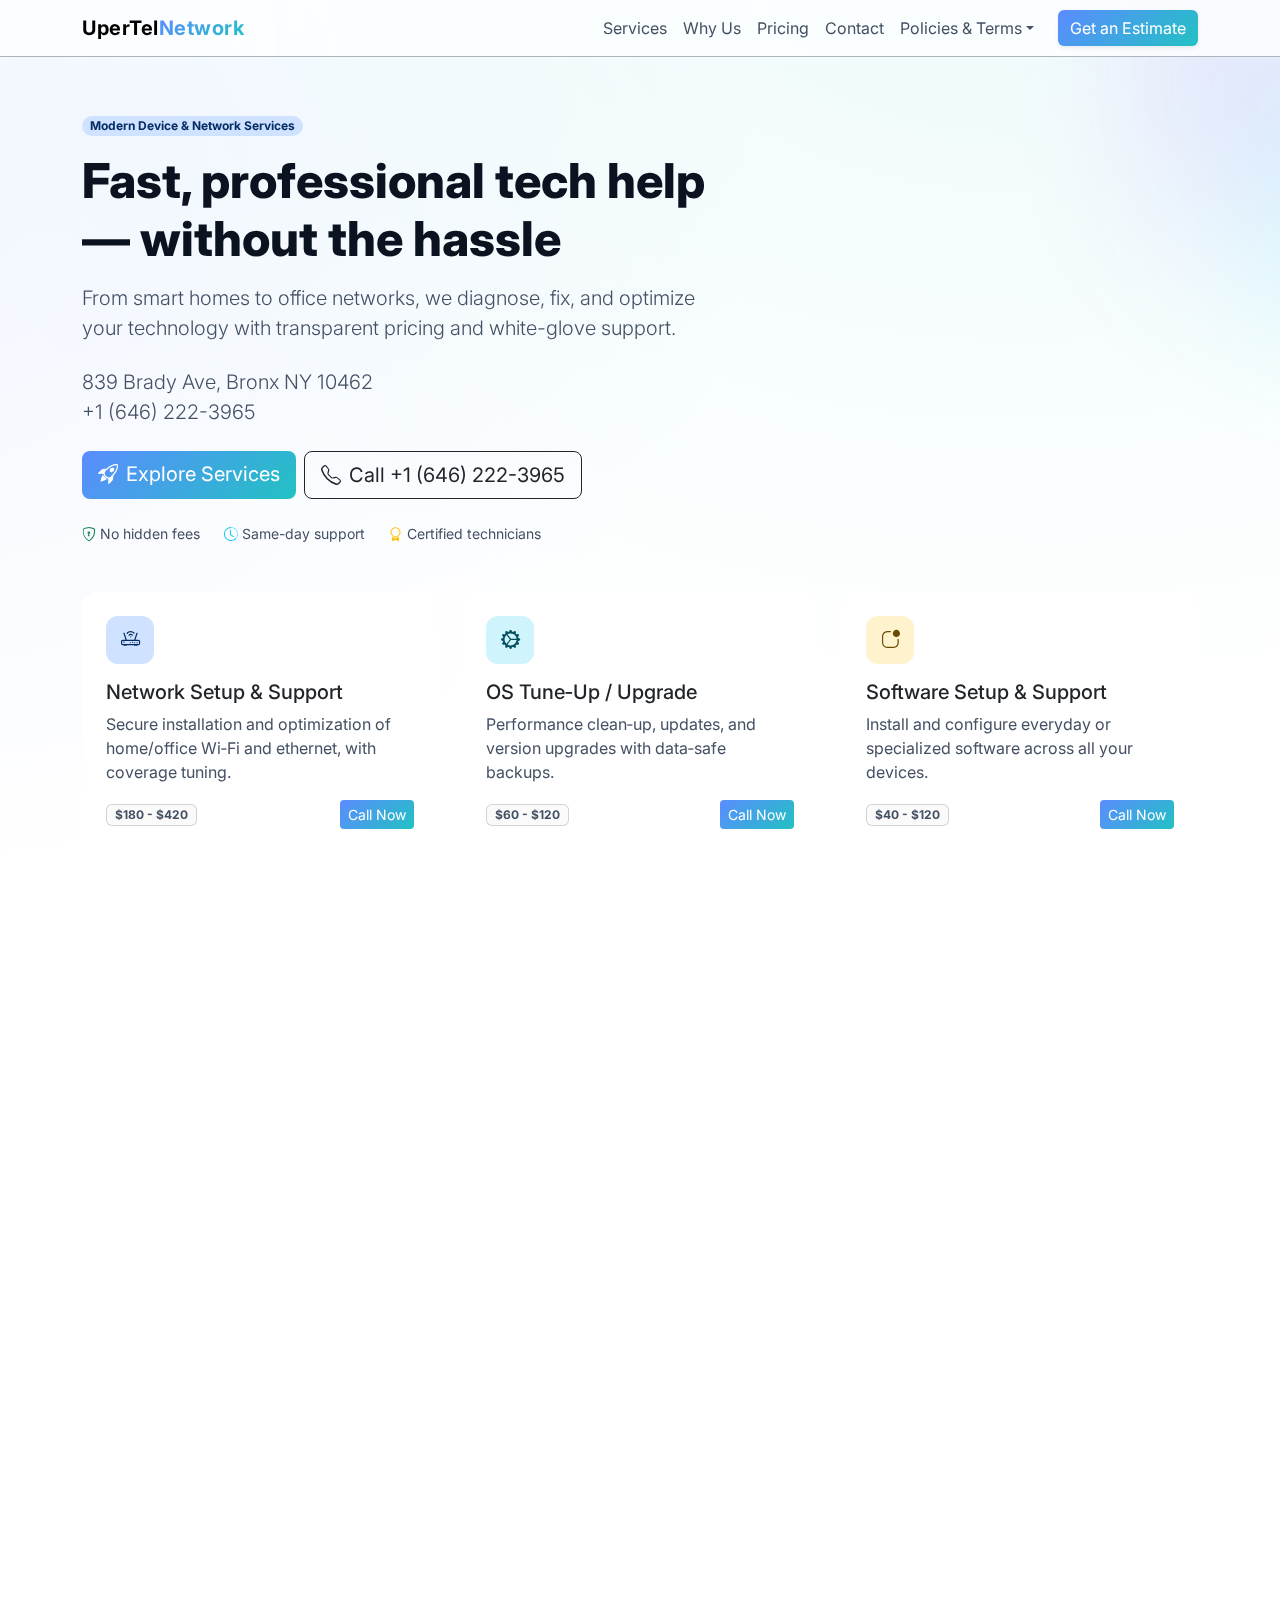
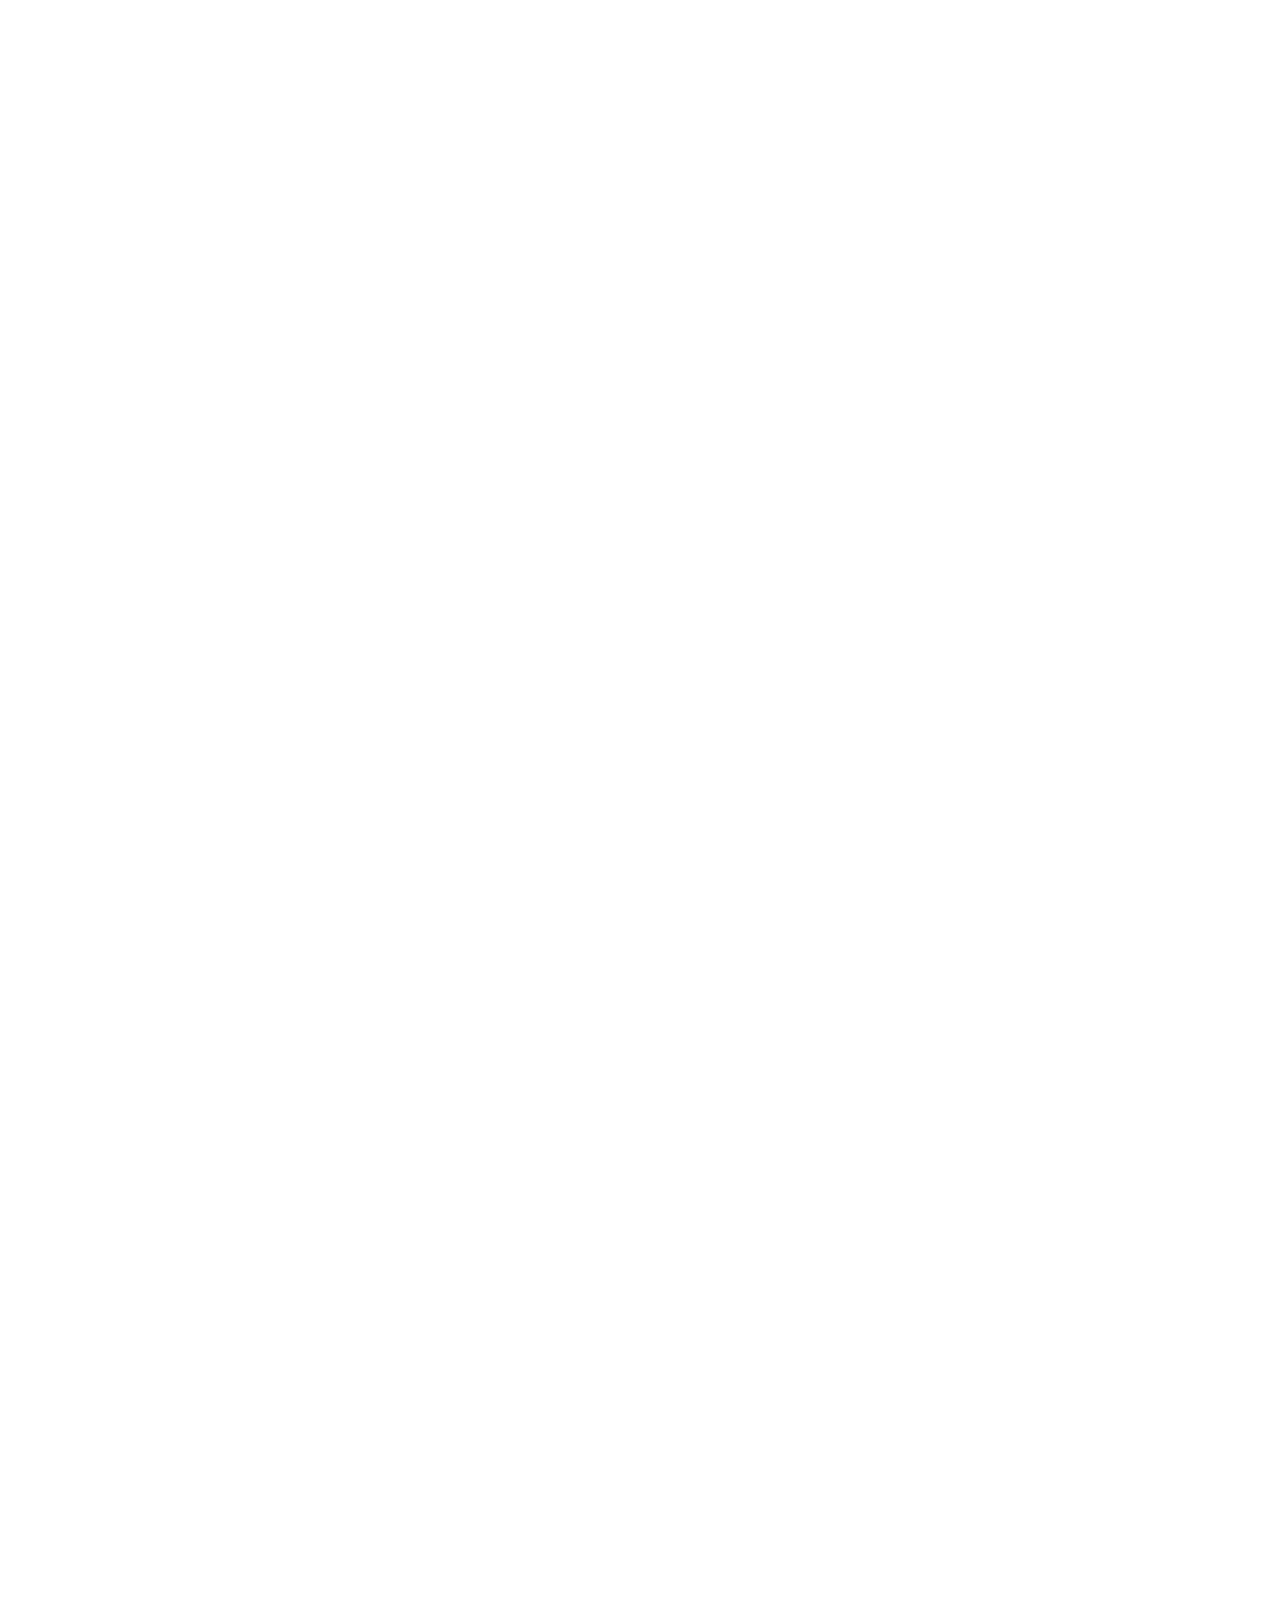
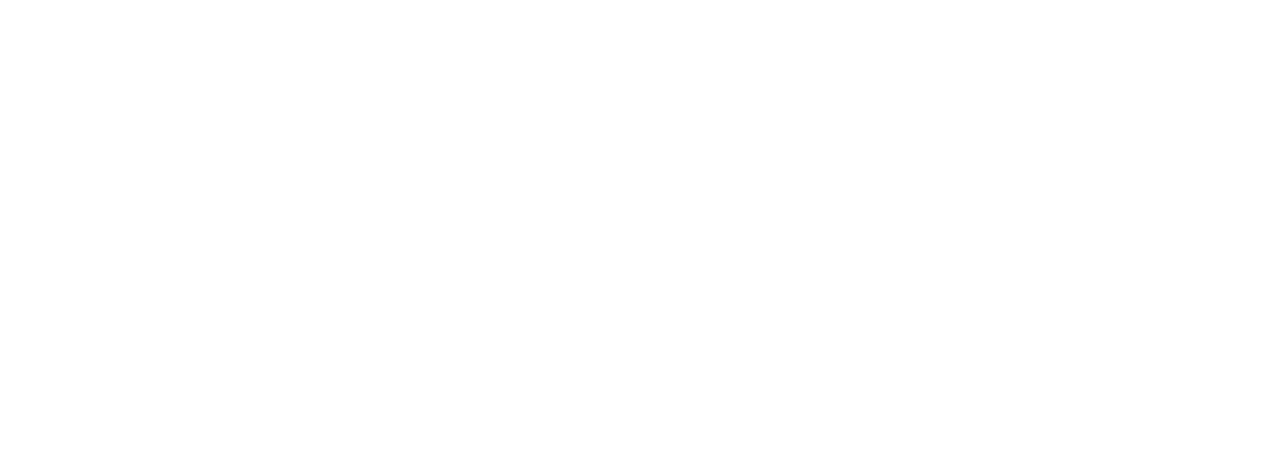
<file: index.html>
<!doctype html>
<html lang="en">
  <head>
    <meta charset="utf-8">
    <meta name="viewport" content="width=device-width, initial-scale=1">
    <title>UperTel Network — Modern Device & Network Services</title>
    <meta name="description" content="Fast, professional tech support for devices and networks. Diagnostics, setup, upgrades, MSP pricing, and more for homes and small businesses.">
    <link rel="canonical" href="https://www.example.com/">
    <meta name="robots" content="index, follow">
    <meta name="author" content="UperTel Network Inc.">
    <meta name="theme-color" content="#ffffff">
    <meta property="og:title" content="UperTel Network — Modern Device & Network Services">
    <meta property="og:description" content="Fast, professional tech support for devices and networks. Diagnostics, setup, upgrades, MSP pricing, and more.">
    <meta property="og:type" content="website">
    <meta property="og:url" content="https://www.example.com/">
    <meta property="og:image" content="/assets/og-image.jpg">
    <meta name="twitter:card" content="summary_large_image">
    <meta name="twitter:title" content="UperTel Network — Modern Device & Network Services">
    <meta name="twitter:description" content="Fast, professional tech support for homes and small businesses.">
    <meta name="twitter:image" content="/assets/og-image.jpg">

    <!-- Bootstrap 5.3 CSS -->
    <link href="https://cdn.jsdelivr.net/npm/bootstrap@5.3.3/dist/css/bootstrap.min.css" rel="stylesheet" integrity="sha384-QWTKZyjpPEjISv5WaRU9OFeRpok6YctnYmDr5pNlyT2bRjXh0JMhjY6hW+ALEwIH" crossorigin="anonymous">
    <!-- Bootstrap Icons -->
    <link href="https://cdn.jsdelivr.net/npm/bootstrap-icons@1.11.3/font/bootstrap-icons.css" rel="stylesheet">
    <!-- AOS Animate On Scroll CSS -->
    <link href="https://cdn.jsdelivr.net/npm/aos@2.3.4/dist/aos.css" rel="stylesheet">
    <!-- Custom Styles -->
    <link href="./assets/css/styles.css" rel="stylesheet">
    <link rel="preconnect" href="https://fonts.googleapis.com">
    <link rel="preconnect" href="https://fonts.gstatic.com" crossorigin>
    <link href="https://fonts.googleapis.com/css2?family=Inter:wght@300;400;600;700;800&display=swap" rel="stylesheet">
  </head>
  <body class="bg-body">

    <!-- Navbar -->
    <nav id="mainNav" class="navbar navbar-expand-lg navbar-light fixed-top bg-glass border-bottom border-dark-subtle">
      <div class="container">
        <a class="navbar-brand fw-bold letter-space-1" href="#home">UperTel<span class="text-gradient">Network</span></a>
        <button class="navbar-toggler" type="button" data-bs-toggle="collapse" data-bs-target="#navbarSupportedContent" aria-controls="navbarSupportedContent" aria-expanded="false" aria-label="Toggle navigation">
          <span class="navbar-toggler-icon"></span>
        </button>
        <div class="collapse navbar-collapse" id="navbarSupportedContent">
          <ul class="navbar-nav ms-auto mb-2 mb-lg-0">
            <li class="nav-item"><a class="nav-link" href="services.html">Services</a></li>
            <li class="nav-item"><a class="nav-link" href="why-us.html">Why Us</a></li>
            <li class="nav-item"><a class="nav-link" href="pricing.html">Pricing</a></li>
            <li class="nav-item"><a class="nav-link" href="contact.html">Contact</a></li>
            <li class="nav-item dropdown">
              <a class="nav-link dropdown-toggle" href="#" id="policiesDropdown" role="button" data-bs-toggle="dropdown" aria-expanded="false">Policies & Terms</a>
              <ul class="dropdown-menu dropdown-menu-end" aria-labelledby="policiesDropdown">
                <li><a class="dropdown-item" href="policies.html">Overview</a></li>
                <li><a class="dropdown-item" href="privacy.html">Privacy Policy</a></li>
                <li><a class="dropdown-item" href="refund.html">Return & Refund Policy</a></li>
                <li><a class="dropdown-item" href="terms.html">Terms & Conditions</a></li>
              </ul>
            </li>
            <li class="nav-item d-lg-none mt-2">
              <a class="btn btn-primary btn-gradient w-100" href="tel:+16462223965">Get an Estimate</a>
            </li>
          </ul>
          <div class="d-none d-lg-flex ms-lg-3">
            <a class="btn btn-primary btn-gradient shadow-sm" href="tel:+16462223965">Get an Estimate</a>
          </div>
        </div>
      </div>
    </nav>

    <!-- Hero -->
    <header id="home" class="position-relative overflow-hidden hero-section pt-7 pb-5">
      <div class="container position-relative">
        <div class="row align-items-center">
          <div class="col-12 col-lg-7" data-aos="fade-right" data-aos-duration="900">
            <span class="badge rounded-pill bg-primary-subtle text-primary-emphasis mb-3">Modern Device & Network Services</span>
            <h1 class="display-5 fw-extrabold mb-3">Fast, professional tech help — without the hassle</h1>
            <p class="lead text-secondary mb-4">From smart homes to office networks, we diagnose, fix, and optimize your technology with transparent pricing and white-glove support.</p>
            <p class="lead text-secondary mb-4">839 Brady Ave, Bronx NY 10462<br>+1 (646) 222-3965</p>
             <div class="d-flex gap-2 flex-wrap">
               <a href="tel:6462223965" class="btn btn-primary btn-gradient btn-lg"><i class="bi bi-rocket-takeoff me-2"></i>Explore Services</a>
               <a href="tel:6462223965" class="btn btn-outline-dark btn-lg"><i class="bi bi-telephone me-2"></i>Call +1 (646) 222-3965</a>
             </div>
            <div class="d-flex gap-4 mt-4 small text-secondary">
              <div><i class="bi bi-shield-lock me-1 text-success"></i>No hidden fees</div>
              <div><i class="bi bi-clock-history me-1 text-info"></i>Same-day support</div>
              <div><i class="bi bi-award me-1 text-warning"></i>Certified technicians</div>
            </div>
          </div>
          
        </div>
      </div>
      <div class="shape-blur"></div>
    </header>

    <!-- Services -->
    <main class="section-padding pt-0">
        <div class="container">
          <div class="row g-4">
            <div class="col-12 col-md-6 col-xl-4" data-aos="zoom-in">
              <div class="card h-100 card-hover border-0 bg-surface rounded-4 p-4">
                <div class="icon-box bg-primary-subtle text-primary-emphasis"><i class="bi bi-router"></i></div>
                <h2 class="h5 mt-3">Network Setup & Support</h2>
                <p class="text-secondary">Secure installation and optimization of home/office Wi‑Fi and ethernet, with coverage tuning.</p>
                <div class="mt-auto d-flex justify-content-between align-items-center"><span class="badge bg-outline">$180 - $420</span><a href="tel:+16462223965" class="btn btn-sm btn-primary btn-gradient">Call Now</a></div>
              </div>
            </div>
            <div class="col-12 col-md-6 col-xl-4" data-aos="zoom-in" data-aos-delay="50">
              <div class="card h-100 card-hover border-0 bg-surface rounded-4 p-4">
                <div class="icon-box bg-info-subtle text-info-emphasis"><i class="bi bi-gear-wide-connected"></i></div>
                <h2 class="h5 mt-3">OS Tune‑Up / Upgrade</h2>
                <p class="text-secondary">Performance clean‑up, updates, and version upgrades with data‑safe backups.</p>
                <div class="mt-auto d-flex justify-content-between align-items-center"><span class="badge bg-outline">$60 - $120</span><a href="tel:+16462223965" class="btn btn-sm btn-primary btn-gradient">Call Now</a></div>
              </div>
            </div>
            <div class="col-12 col-md-6 col-xl-4" data-aos="zoom-in" data-aos-delay="100">
              <div class="card h-100 card-hover border-0 bg-surface rounded-4 p-4">
                <div class="icon-box bg-warning-subtle text-warning-emphasis"><i class="bi bi-app-indicator"></i></div>
                <h2 class="h5 mt-3">Software Setup & Support</h2>
                <p class="text-secondary">Install and configure everyday or specialized software across all your devices.</p>
                <div class="mt-auto d-flex justify-content-between align-items-center"><span class="badge bg-outline">$40 - $120</span><a href="tel:+16462223965" class="btn btn-sm btn-primary btn-gradient">Call Now</a></div>
              </div>
            </div>
  
            <div class="col-12 col-md-6 col-xl-4" data-aos="zoom-in" data-aos-delay="150">
              <div class="card h-100 card-hover border-0 bg-surface rounded-4 p-4">
                <div class="icon-box bg-success-subtle text-success-emphasis"><i class="bi bi-cpu"></i></div>
                <h2 class="h5 mt-3">Device Diagnostic & OS Repair</h2>
                <p class="text-secondary">Pinpoint OS errors and restore stability for smoother, faster performance.</p>
                <div class="mt-auto d-flex justify-content-between align-items-center"><span class="badge bg-outline">$120 - $280</span><a href="tel:+16462223965" class="btn btn-sm btn-primary btn-gradient">Call Now</a></div>
              </div>
            </div>
            <div class="col-12 col-md-6 col-xl-4" data-aos="zoom-in" data-aos-delay="200">
              <div class="card h-100 card-hover border-0 bg-surface rounded-4 p-4">
                <div class="icon-box bg-secondary-subtle text-secondary-emphasis"><i class="bi bi-tools"></i></div>
                <h2 class="h5 mt-3">General Troubleshooting</h2>
                <p class="text-secondary">Rapid diagnosis for unexpected device, system, or software issues.</p>
                <div class="mt-auto d-flex justify-content-between align-items-center"><span class="badge bg-outline">$80 - $160</span><a href="tel:+16462223965" class="btn btn-sm btn-primary btn-gradient">Call Now</a></div>
              </div>
            </div>
            <div class="col-12 col-md-6 col-xl-4" data-aos="zoom-in" data-aos-delay="250">
              <div class="card h-100 card-hover border-0 bg-surface rounded-4 p-4">
                <div class="icon-box bg-warning-subtle text-warning-emphasis"><i class="bi bi-bug"></i></div>
                <h2 class="h5 mt-3">Software Troubleshooting</h2>
                <p class="text-secondary">Fix crashes, bugs, and configuration conflicts in apps and operating systems.</p>
                <div class="mt-auto d-flex justify-content-between align-items-center"><span class="badge bg-outline">$80 - $180</span><a href="tel:+16462223965" class="btn btn-sm btn-primary btn-gradient">Call Now</a></div>
              </div>
            </div>
  
            <div class="col-12 col-md-6 col-xl-4" data-aos="zoom-in">
              <div class="card h-100 card-hover border-0 bg-surface rounded-4 p-4">
                <div class="icon-box bg-primary-subtle text-primary-emphasis"><i class="bi bi-wifi"></i></div>
                <h2 class="h5 mt-3">Add Device to Network</h2>
                <p class="text-secondary">Seamlessly connect new devices to your current Wi‑Fi or wired network.</p>
                <div class="mt-auto d-flex justify-content-between align-items-center"><span class="badge bg-outline">$40 - $90</span><a href="tel:+16462223965" class="btn btn-sm btn-primary btn-gradient">Call Now</a></div>
              </div>
            </div>
            <div class="col-12 col-md-6 col-xl-4" data-aos="zoom-in" data-aos-delay="50">
              <div class="card h-100 card-hover border-0 bg-surface rounded-4 p-4">
                <div class="icon-box bg-success-subtle text-success-emphasis"><i class="bi bi-motherboard"></i></div>
                <h2 class="h5 mt-3">Device Diagnostic & Repair</h2>
                <p class="text-secondary">Hardware checks and component repairs that bring devices back to life.</p>
                <div class="mt-auto d-flex justify-content-between align-items-center"><span class="badge bg-outline">$130 - $320</span><a href="tel:+16462223965" class="btn btn-sm btn-primary btn-gradient">Call Now</a></div>
              </div>
            </div>
            <div class="col-12 col-md-6 col-xl-4" data-aos="zoom-in" data-aos-delay="100">
              <div class="card h-100 card-hover border-0 bg-surface rounded-4 p-4">
                <div class="icon-box bg-info-subtle text-info-emphasis"><i class="bi bi-mortarboard"></i></div>
                <h2 class="h5 mt-3">System & Device Tutorials</h2>
                <p class="text-secondary">One‑on‑one lessons to master your devices and everyday workflows.</p>
                <div class="mt-auto d-flex justify-content-between align-items-center"><span class="badge bg-outline">$35 - $85</span><a href="tel:+16462223965" class="btn btn-sm btn-primary btn-gradient">Call Now</a></div>
              </div>
            </div>
  
            <div class="col-12 col-md-6 col-xl-4" data-aos="zoom-in">
              <div class="card h-100 card-hover border-0 bg-surface rounded-4 p-4">
                <div class="icon-box bg-primary-subtle text-primary-emphasis"><i class="bi bi-diagram-3"></i></div>
                <h2 class="h5 mt-3">Network Overhaul</h2>
                <p class="text-secondary">Full redesign and upgrade for speed, reliability, and whole‑site coverage.</p>
                <div class="mt-auto d-flex justify-content-between align-items-center"><span class="badge bg-outline">$300 - $750</span><a href="tel:+16462223965" class="btn btn-sm btn-primary btn-gradient">Call Now</a></div>
              </div>
            </div>
            <div class="col-12 col-md-6 col-xl-4" data-aos="zoom-in" data-aos-delay="50">
              <div class="card h-100 card-hover border-0 bg-surface rounded-4 p-4">
                <div class="icon-box bg-secondary-subtle text-secondary-emphasis"><i class="bi bi-hdd-stack"></i></div>
                <h2 class="h5 mt-3">Storage Upgrade</h2>
                <p class="text-secondary">Upgrade to SSDs or expand capacity with careful cloning and testing.</p>
                <div class="mt-auto d-flex justify-content-between align-items-center"><span class="badge bg-outline">$70 - $260</span><a href="tel:+16462223965" class="btn btn-sm btn-primary btn-gradient">Call Now</a></div>
              </div>
            </div>
            <div class="col-12 col-md-6 col-xl-4" data-aos="zoom-in" data-aos-delay="100">
              <div class="card h-100 card-hover border-0 bg-surface rounded-4 p-4">
                <div class="icon-box bg-danger-subtle text-danger-emphasis"><i class="bi bi-shield-check"></i></div>
                <h2 class="h5 mt-3">Virus & Spyware Removal</h2>
                <p class="text-secondary">Thorough removal of malware and post‑incident hardening for security.</p>
                <div class="mt-auto d-flex justify-content-between align-items-center"><span class="badge bg-outline">$160 - $720</span><a href="tel:+16462223965" class="btn btn-sm btn-primary btn-gradient">Call Now</a></div>
              </div>
            </div>
          </div>
        </div>
      </main>

    <!-- Why Choose Us -->
    <section id="why" class="section-padding pt-0">
      <div class="container">
        <div class="row align-items-center g-5">
          <div class="col-12 col-lg-6" data-aos="fade-up">
            <h2 class="fw-bold">Why Choose Us</h2>
            <p class="text-secondary">Premium, human-centered support that makes technology simple and reliable.</p>
            <div class="d-grid gap-3">
              <div class="feature d-flex gap-3 align-items-start">
                <div class="feature-icon bg-glow text-success"><i class="bi bi-lightning-charge"></i></div>
                <div>
                  <h3 class="h6 mb-1">Fast & Efficient</h3>
                  <p class="mb-0 text-secondary">Lightning-fast service with expert diagnostics and fixes.</p>
                </div>
              </div>
              <div class="feature d-flex gap-3 align-items-start">
                <div class="feature-icon bg-glow text-info"><i class="bi bi-people"></i></div>
                <div>
                  <h3 class="h6 mb-1">Friendly & Clear</h3>
                  <p class="mb-0 text-secondary">No tech speak — just helpful answers and real options.</p>
                </div>
              </div>
              <div class="feature d-flex gap-3 align-items-start">
                <div class="feature-icon bg-glow text-warning"><i class="bi bi-shield-lock"></i></div>
                <div>
                  <h3 class="h6 mb-1">Transparent Pricing</h3>
                  <p class="mb-0 text-secondary">Flexible one-time services or fixed plans — no surprises.</p>
                </div>
              </div>
            </div>
          </div>
          <div class="col-12 col-lg-6" data-aos="fade-left">
            <div class="stats-grid">
              <div class="stat bg-surface rounded-4 p-4">
                <div class="display-6 fw-extrabold text-gradient">1K+</div>
                <div class="text-secondary">Devices optimized</div>
              </div>
              <div class="stat bg-surface rounded-4 p-4">
                <div class="display-6 fw-extrabold text-gradient">99.3%</div>
                <div class="text-secondary">Satisfaction rate</div>
              </div>
              <div class="stat bg-surface rounded-4 p-4">
                <div class="display-6 fw-extrabold text-gradient">24h</div>
                <div class="text-secondary">Avg. turnaround</div>
              </div>
              <div class="stat bg-surface rounded-4 p-4">
                <div class="display-6 fw-extrabold text-gradient">50+ </div>
                <div class="text-secondary">SMBs supported</div>
              </div>
            </div>
          </div>
        </div>
      </div>
    </section>

    <!-- Pricing -->
    <section id="pricing" class="section-padding">
      <div class="container">
        <div class="row mb-5" data-aos="fade-up">
          <div class="col-lg-8">
            <h2 class="fw-bold">MSP Pricing Model & Break/Fix</h2>
            <p class="text-secondary">Flexible and transparent options to match your needs.</p>
          </div>
        </div>
        <div class="row g-4">
          <div class="col-12 col-lg-4" data-aos="flip-left">
            <div class="pricing card-hover bg-surface h-100 rounded-4 p-4 border-0">
              <div class="d-flex align-items-center gap-2 mb-2">
                <i class="bi bi-cash-coin text-success"></i>
                <h3 class="h5 mb-0">Flat Rate</h3>
              </div>
              <p class="text-secondary">Comprehensive support at a predictable cadence. Best for ongoing care.</p>
              <ul class="list-unstyled small text-secondary d-grid gap-2">
                <li><i class="bi bi-check2 text-success me-2"></i>Monthly/quarterly/annual options</li>
                <li><i class="bi bi-check2 text-success me-2"></i>No hidden fees</li>
                <li><i class="bi bi-check2 text-success me-2"></i>Proactive monitoring</li>
              </ul>
              <a href="#contact" class="stretched-link link-underline">Get a quote</a>
            </div>
          </div>
          <div class="col-12 col-lg-4" data-aos="flip-left" data-aos-delay="75">
            <div class="pricing card-hover bg-surface h-100 rounded-4 p-4 border-0">
              <div class="d-flex align-items-center gap-2 mb-2">
                <i class="bi bi-pc-display-horizontal text-info"></i>
                <h3 class="h5 mb-0">Per Device</h3>
              </div>
              <p class="text-secondary">Billed per device with set monthly rates, typically $50 - $250.</p>
              <ul class="list-unstyled small text-secondary d-grid gap-2">
                <li><i class="bi bi-check2 text-success me-2"></i>Great for shared hardware</li>
                <li><i class="bi bi-check2 text-success me-2"></i>Predictable scaling</li>
                <li><i class="bi bi-check2 text-success me-2"></i>Server options available</li>
              </ul>
              <a href="#contact" class="stretched-link link-underline">See device tiers</a>
            </div>
          </div>
          <div class="col-12 col-lg-4" data-aos="flip-left" data-aos-delay="150">
            <div class="pricing card-hover bg-surface h-100 rounded-4 p-4 border-0 position-relative">
              <div class="badge badge-floating bg-primary">Popular</div>
              <div class="d-flex align-items-center gap-2 mb-2">
                <i class="bi bi-people text-warning"></i>
                <h3 class="h5 mb-0">Per User</h3>
              </div>
              <p class="text-secondary">Flat monthly rate per user, typically $70 - $250. Servers billed per SLA.</p>
              <ul class="list-unstyled small text-secondary d-grid gap-2">
                <li><i class="bi bi-check2 text-success me-2"></i>Ideal for multi-device users</li>
                <li><i class="bi bi-check2 text-success me-2"></i>Simplified billing</li>
                <li><i class="bi bi-check2 text-success me-2"></i>Clear SLAs</li>
              </ul>
              <a href="#contact" class="stretched-link link-underline">Compare plans</a>
            </div>
          </div>
        </div>
      </div>
    </section>

    <!-- Contact -->
    <section id="contact" class="section-padding pt-0">
      <div class="container">
        <div class="row g-4">
          <div class="col-12 col-lg-6" data-aos="fade-up">
            <div class="bg-surface rounded-4 p-4 p-md-5 h-100">
              <h2 class="fw-bold mb-3">Contact</h2>
               <p class="text-secondary">839 Brady Ave, Bronx NY 10462<br>+1 (646) 222-3965<br><a class="link-underline" href="tel:+16462223965">Call Now</a></p>
              <form class="row g-3 mt-2">
                <div class="col-12 col-md-6">
                  <label class="form-label">First name</label>
                  <input type="text" class="form-control bg-input" placeholder="First name">
                </div>
                <div class="col-12 col-md-6">
                  <label class="form-label">Last name</label>
                  <input type="text" class="form-control bg-input" placeholder="Last name">
                </div>
                <div class="col-12">
                  <label class="form-label">Email</label>
                  <input type="email" class="form-control bg-input" placeholder="you@example.com">
                </div>
                <div class="col-12">
                  <label class="form-label">How can we help?</label>
                  <textarea rows="4" class="form-control bg-input" placeholder="Describe your issue or request..."></textarea>
                </div>
                <div class="col-12">
                  <button type="submit" class="btn btn-primary btn-gradient">Send Message</button>
                </div>
              </form>
            </div>
          </div>
          <div class="col-12 col-lg-6" data-aos="fade-left">
            <div class="map-embed rounded-4 overflow-hidden h-100 bg-surface">
              <iframe title="Map" width="100%" height="100%" style="min-height: 380px; border:0;" loading="lazy" allowfullscreen referrerpolicy="no-referrer-when-downgrade" src="https://www.google.com/maps?q=839%20Brady%20Ave%2C%20Bronx%2C%20NY%2010462&output=embed"></iframe>
              </div>
          </div>
        </div>
      </div>
    </section>

    <!-- Footer -->
    <footer class="border-top border-dark-subtle mt-5 py-5">
      <div class="container small">
        <div class="row g-4">
          <div class="col-12 col-md-6 col-lg-3">
            <h5 class="fw-bold">UperTel Network Inc.</h5>
            <p class="text-secondary">Modern, hassle-free tech support for homes and small businesses.</p>
          </div>
          <div class="col-6 col-lg-2">
            <h6 class="text-secondary">Company</h6>
            <ul class="list-unstyled d-grid gap-2">
              <li><a class="link-underline" href="services.html">Services</a></li>
              <li><a class="link-underline" href="why-us.html">About</a></li>
              <li><a class="link-underline" href="pricing.html">Pricing</a></li>
              <li><a class="link-underline" href="contact.html">Contact</a></li>
            </ul>
          </div>
          <div class="col-6 col-lg-3">
            <h6 class="text-secondary">Policies & Terms</h6>
            <ul class="list-unstyled d-grid gap-2">
              <li><a class="link-underline" href="policies.html">Privacy Policy</a></li>
              <li><a class="link-underline" href="refund.html">Return & Refund Policy</a></li>
              <li><a class="link-underline" href="terms.html">Terms & Conditions</a></li>
            </ul>
          </div>
          <div class="col-12 col-lg-4">
            <h6 class="text-secondary">Subscribe to our newsletter</h6>
            <form class="d-flex gap-2 mt-2">
              <input type="email" class="form-control bg-input" placeholder="Email address">
              <button class="btn btn-primary btn-gradient" type="button">Submit</button>
            </form>
          </div>
        </div>
        <div class="d-flex flex-wrap justify-content-between align-items-center mt-4 pt-4 border-top border-dark-subtle">
          <div class="text-secondary">© <span id="year"></span> UperTel Network Inc. All rights reserved.</div>
          <div class="d-flex gap-3">
            <a class="text-secondary hover-text" href="#"><i class="bi bi-twitter-x"></i></a>
            <a class="text-secondary hover-text" href="#"><i class="bi bi-linkedin"></i></a>
            <a class="text-secondary hover-text" href="#"><i class="bi bi-facebook"></i></a>
          </div>
        </div>
      </div>
    </footer>

    <button id="backToTop" class="btn btn-primary btn-gradient back-to-top" aria-label="Back to top">
      <i class="bi bi-arrow-up"></i>
    </button>

    <!-- Scripts -->
    <script src="https://cdn.jsdelivr.net/npm/bootstrap@5.3.3/dist/js/bootstrap.bundle.min.js" integrity="sha384-YvpcrYf0tY3lHB60NNkmXc5s9fDVZLESaAA55NDzOxhy9GkcIdslK1eN7N6jIeHz" crossorigin="anonymous"></script>
    <script src="https://cdn.jsdelivr.net/npm/aos@2.3.4/dist/aos.js"></script>
    <script src="./assets/js/main.js"></script>
  </body>
  </html>
</file>
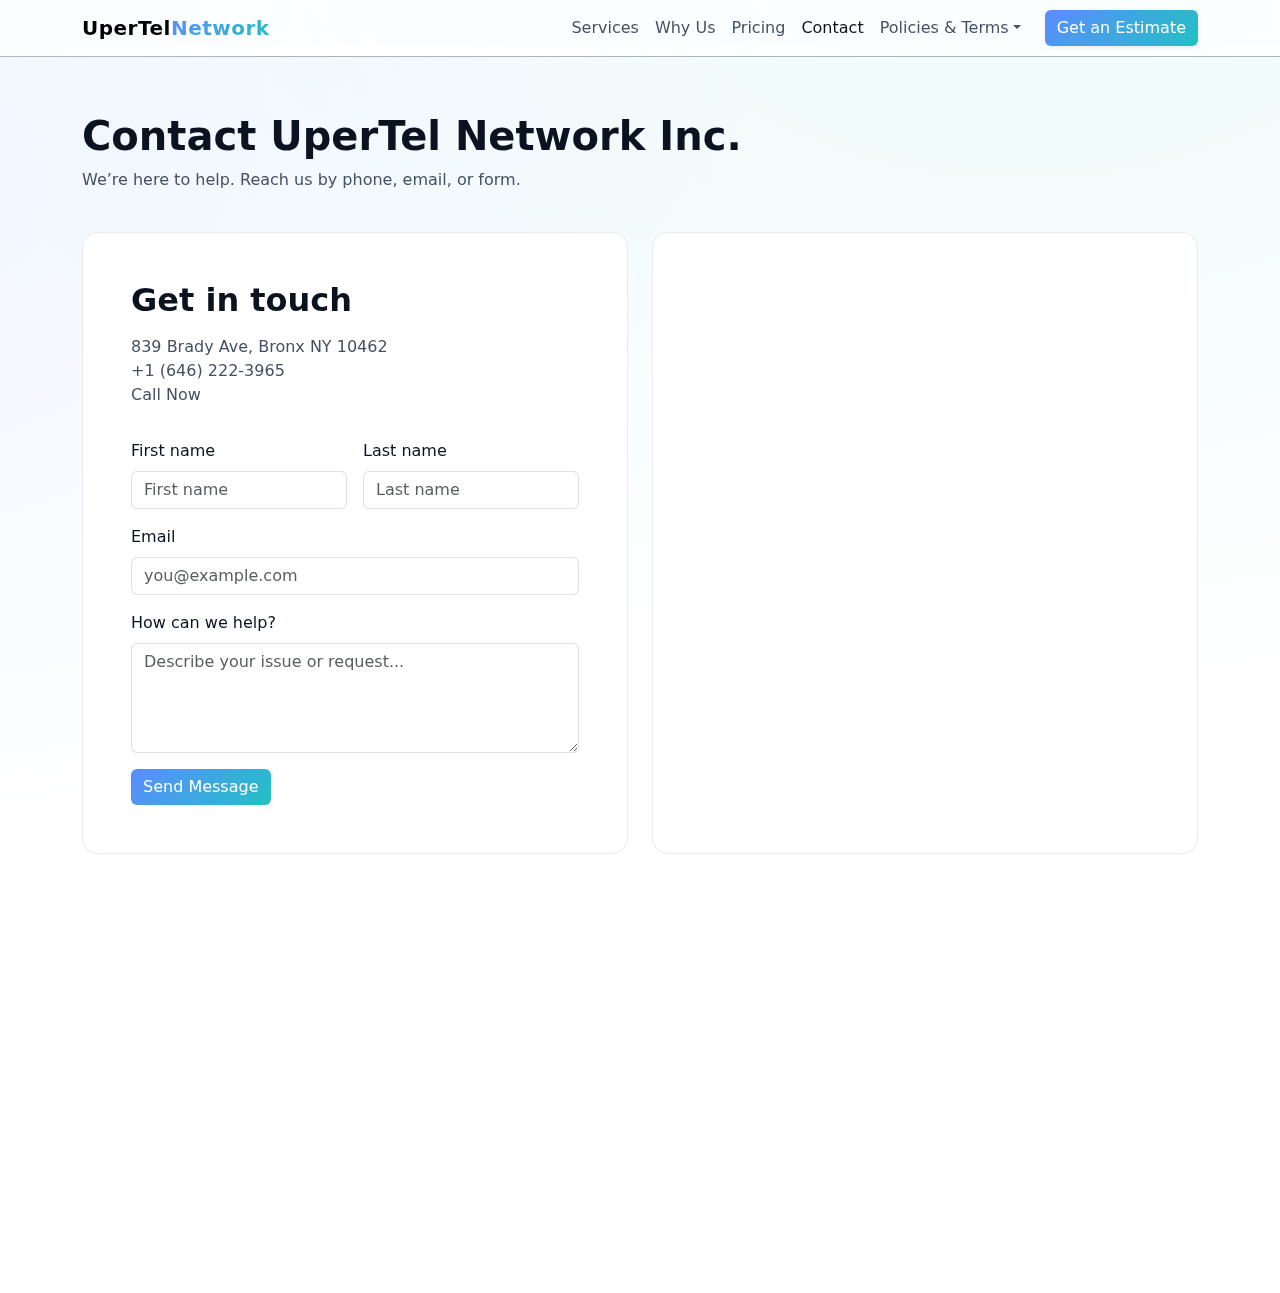
<file: contact.html>
<!doctype html>
<html lang="en">
  <head>
    <meta charset="utf-8">
    <meta name="viewport" content="width=device-width, initial-scale=1">
    <title>Contact — UperTel Network LLC</title>
    <meta name="description" content="Contact UperTel Network LLC for fast, professional tech support in Bronx, NY.">
    <link rel="canonical" href="https://www.example.com/contact.html">
    <meta name="robots" content="index, follow">
    <meta property="og:title" content="Contact — UperTel Network Inc.">
    <meta property="og:description" content="Reach our team for device and network support.">
    <meta property="og:type" content="website">
    <meta property="og:url" content="https://www.example.com/contact.html">
    <meta property="og:image" content="/assets/og-image.jpg">
    <link href="https://cdn.jsdelivr.net/npm/bootstrap@5.3.3/dist/css/bootstrap.min.css" rel="stylesheet">
    <link href="https://cdn.jsdelivr.net/npm/bootstrap-icons@1.11.3/font/bootstrap-icons.css" rel="stylesheet">
    <link href="https://cdn.jsdelivr.net/npm/aos@2.3.4/dist/aos.css" rel="stylesheet">
    <link href="./assets/css/styles.css" rel="stylesheet">
  </head>
  <body class="bg-body">
    <nav id="mainNav" class="navbar navbar-expand-lg navbar-light fixed-top bg-glass border-bottom border-dark-subtle">
      <div class="container">
        <a class="navbar-brand fw-bold letter-space-1" href="index.html">UperTel<span class="text-gradient">Network</span></a>
        <button class="navbar-toggler" type="button" data-bs-toggle="collapse" data-bs-target="#navbarSupportedContent"><span class="navbar-toggler-icon"></span></button>
        <div class="collapse navbar-collapse" id="navbarSupportedContent">
          <ul class="navbar-nav ms-auto mb-2 mb-lg-0">
            <li class="nav-item"><a class="nav-link" href="services.html">Services</a></li>
            <li class="nav-item"><a class="nav-link" href="why-us.html">Why Us</a></li>
            <li class="nav-item"><a class="nav-link" href="pricing.html">Pricing</a></li>
            <li class="nav-item"><a class="nav-link active" href="contact.html">Contact</a></li>
            <li class="nav-item dropdown">
              <a class="nav-link dropdown-toggle" href="#" id="policiesDropdown" role="button" data-bs-toggle="dropdown" aria-expanded="false">Policies & Terms</a>
              <ul class="dropdown-menu dropdown-menu-end" aria-labelledby="policiesDropdown">
                <li><a class="dropdown-item" href="policies.html">Overview</a></li>
                <li><a class="dropdown-item" href="privacy.html">Privacy Policy</a></li>
                <li><a class="dropdown-item" href="refund.html">Return & Refund Policy</a></li>
                <li><a class="dropdown-item" href="terms.html">Terms & Conditions</a></li>
              </ul>
            </li>
            <li class="nav-item d-lg-none mt-2">
              <a class="btn btn-primary btn-gradient w-100" href="tel:+16462223965">Get an Estimate</a>
            </li>
          </ul>
          <div class="d-none d-lg-flex ms-lg-3">
            <a class="btn btn-primary btn-gradient shadow-sm" href="tel:+16462223965">Get an Estimate</a>
          </div>
        </div>
      </div>
    </nav>

    <header class="pt-7 pb-4">
      <div class="container">
        <h1 class="fw-extrabold mb-2">Contact UperTel Network Inc.</h1>
        <p class="text-secondary">We’re here to help. Reach us by phone, email, or form.</p>
      </div>
    </header>

    <main class="section-padding pt-0">
      <div class="container">
        <div class="row g-4">
          <div class="col-12 col-lg-6" data-aos="fade-up">
            <div class="bg-surface rounded-4 p-4 p-md-5 h-100">
              <h2 class="fw-bold mb-3">Get in touch</h2>
              <p class="text-secondary">839 Brady Ave, Bronx NY 10462<br>+1 (646) 222-3965<br><a class="link-underline" href="tel:+16462223965">Call Now</a></p>
              <form class="row g-3 mt-2">
                <div class="col-12 col-md-6">
                  <label class="form-label">First name</label>
                  <input type="text" class="form-control bg-input" placeholder="First name">
                </div>
                <div class="col-12 col-md-6">
                  <label class="form-label">Last name</label>
                  <input type="text" class="form-control bg-input" placeholder="Last name">
                </div>
                <div class="col-12">
                  <label class="form-label">Email</label>
                  <input type="email" class="form-control bg-input" placeholder="you@example.com">
                </div>
                <div class="col-12">
                  <label class="form-label">How can we help?</label>
                  <textarea rows="4" class="form-control bg-input" placeholder="Describe your issue or request..."></textarea>
                </div>
                <div class="col-12">
                  <button type="submit" class="btn btn-primary btn-gradient">Send Message</button>
                </div>
              </form>
            </div>
          </div>
          <div class="col-12 col-lg-6" data-aos="fade-left">
            <div class="map-embed rounded-4 overflow-hidden h-100 bg-surface">
            <iframe title="Map" width="100%" height="100%" style="min-height: 380px; border:0;" loading="lazy" allowfullscreen referrerpolicy="no-referrer-when-downgrade" src="https://www.google.com/maps?q=839%20Brady%20Ave%2C%20Bronx%2C%20NY%2010462&output=embed"></iframe>
            </div>
          </div>
        </div>
      </div>
    </main>
<!-- Footer -->
<footer class="border-top border-dark-subtle mt-5 py-5">
  <div class="container small">
    <div class="row g-4">
      <div class="col-12 col-md-6 col-lg-3">
        <h5 class="fw-bold">UperTel Network Inc.</h5>
        <p class="text-secondary">Modern, hassle-free tech support for homes and small businesses.</p>
      </div>
      <div class="col-6 col-lg-2">
        <h6 class="text-secondary">Company</h6>
        <ul class="list-unstyled d-grid gap-2">
          <li><a class="link-underline" href="services.html">Services</a></li>
          <li><a class="link-underline" href="why-us.html">About</a></li>
          <li><a class="link-underline" href="pricing.html">Pricing</a></li>
          <li><a class="link-underline" href="contact.html">Contact</a></li>
        </ul>
      </div>
      <div class="col-6 col-lg-3">
        <h6 class="text-secondary">Policies & Terms</h6>
        <ul class="list-unstyled d-grid gap-2">
          <li><a class="link-underline" href="pricing.html">Privacy Policy</a></li>
          <li><a class="link-underline" href="refund.html">Return & Refund Policy</a></li>
          <li><a class="link-underline" href="terms.html">Terms & Conditions</a></li>
        </ul>
      </div>
      <div class="col-12 col-lg-4">
        <h6 class="text-secondary">Subscribe to our newsletter</h6>
        <form class="d-flex gap-2 mt-2">
          <input type="email" class="form-control bg-input" placeholder="Email address">
          <button class="btn btn-primary btn-gradient" type="button">Submit</button>
        </form>
      </div>
    </div>
    <div class="d-flex flex-wrap justify-content-between align-items-center mt-4 pt-4 border-top border-dark-subtle">
      <div class="text-secondary">© <span id="year"></span> UperTel Network Inc. All rights reserved.</div>
      <div class="d-flex gap-3">
        <a class="text-secondary hover-text" href="#"><i class="bi bi-twitter-x"></i></a>
        <a class="text-secondary hover-text" href="#"><i class="bi bi-linkedin"></i></a>
        <a class="text-secondary hover-text" href="#"><i class="bi bi-facebook"></i></a>
      </div>
    </div>
  </div>
</footer>

    <script src="https://cdn.jsdelivr.net/npm/bootstrap@5.3.3/dist/js/bootstrap.bundle.min.js"></script>
    <script src="https://cdn.jsdelivr.net/npm/aos@2.3.4/dist/aos.js"></script>
    <script src="./assets/js/main.js"></script>
    <script type="application/ld+json">
    {
      "@context": "https://schema.org",
      "@type": "LocalBusiness",
      "name": "UperTel Network Inc.",
      "image": "/assets/og-image.jpg",
      "telephone": "+1-646-222-3965",
      "address": {
        "@type": "PostalAddress",
        "streetAddress": "839 Brady Ave",
        "addressLocality": "Bronx",
        "addressRegion": "NY",
        "postalCode": "10462",
        "addressCountry": "US"
      }
    }
    </script>
  </body>
  </html>
</file>
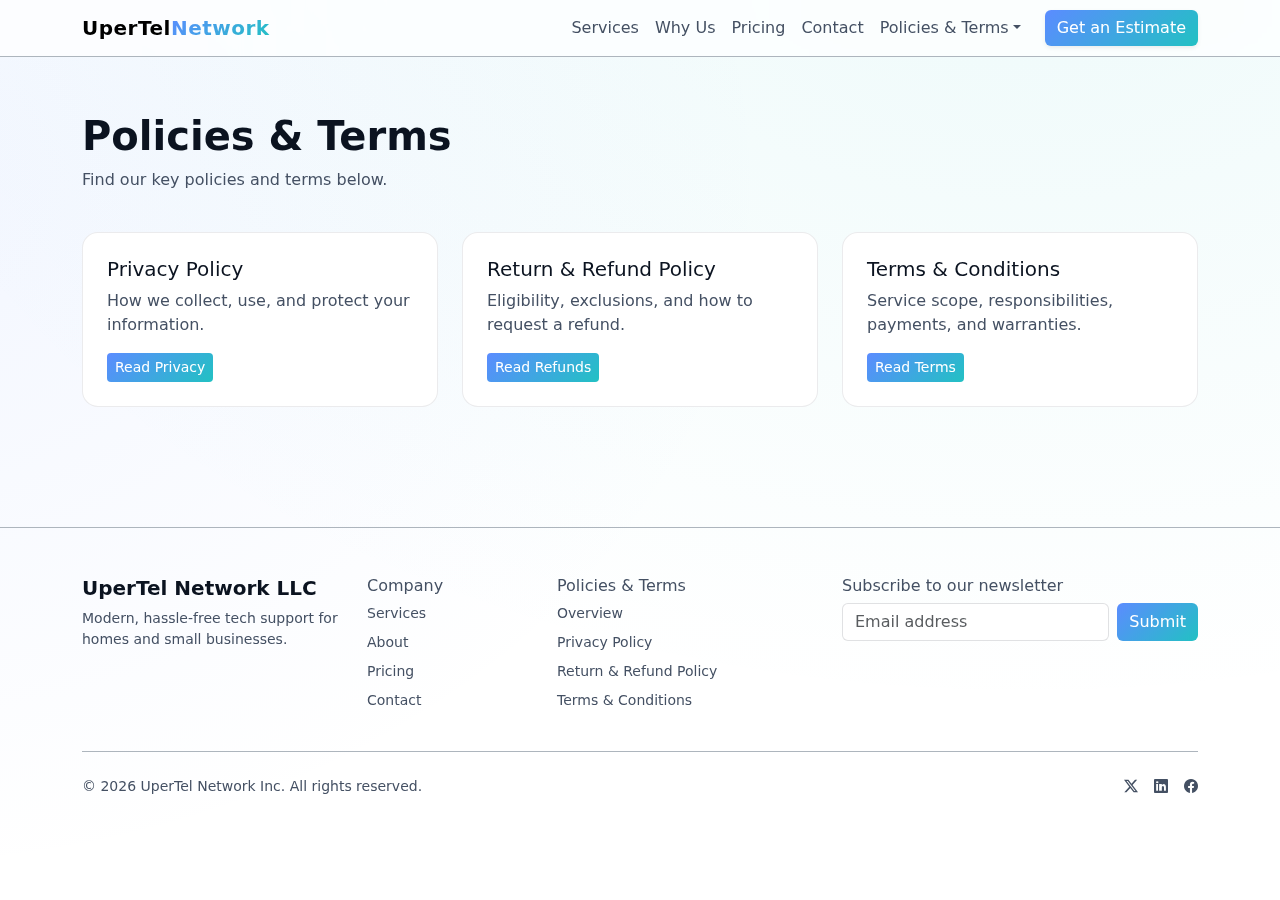
<file: policies.html>
<!doctype html>
<html lang="en">
  <head>
    <meta charset="utf-8">
    <meta name="viewport" content="width=device-width, initial-scale=1">
    <title>Policies & Terms — UperTel Network LLC</title>
    <meta name="description" content="Read UperTel Network LLC's Privacy Policy, Return & Refund Policy, and Terms & Conditions.">
    <link rel="canonical" href="https://www.example.com/policies.html">
    <meta name="robots" content="index, follow">
    <meta property="og:title" content="Policies & Terms — UperTel Network LLC">
    <meta property="og:description" content="Privacy, refunds, and service terms for UperTel Network LLC.">
    <meta property="og:type" content="website">
    <meta property="og:url" content="https://www.example.com/policies.html">
    <meta property="og:image" content="/assets/og-image.jpg">
    <link href="https://cdn.jsdelivr.net/npm/bootstrap@5.3.3/dist/css/bootstrap.min.css" rel="stylesheet">
    <link href="https://cdn.jsdelivr.net/npm/bootstrap-icons@1.11.3/font/bootstrap-icons.css" rel="stylesheet">
    <link href="./assets/css/styles.css" rel="stylesheet">
  </head>
  <body class="bg-body">
    <nav id="mainNav" class="navbar navbar-expand-lg navbar-light fixed-top bg-glass border-bottom border-dark-subtle">
      <div class="container">
        <a class="navbar-brand fw-bold letter-space-1" href="index.html">UperTel<span class="text-gradient">Network</span></a>
        <button class="navbar-toggler" type="button" data-bs-toggle="collapse" data-bs-target="#navbarSupportedContent"><span class="navbar-toggler-icon"></span></button>
        <div class="collapse navbar-collapse" id="navbarSupportedContent">
          <ul class="navbar-nav ms-auto mb-2 mb-lg-0">
            <li class="nav-item"><a class="nav-link" href="services.html">Services</a></li>
            <li class="nav-item"><a class="nav-link" href="why-us.html">Why Us</a></li>
            <li class="nav-item"><a class="nav-link" href="pricing.html">Pricing</a></li>
            <li class="nav-item"><a class="nav-link" href="contact.html">Contact</a></li>
            <li class="nav-item dropdown">
              <a class="nav-link dropdown-toggle" href="#" id="policiesDropdown" role="button" data-bs-toggle="dropdown" aria-expanded="false">Policies & Terms</a>
              <ul class="dropdown-menu dropdown-menu-end" aria-labelledby="policiesDropdown">
                <li><a class="dropdown-item" href="policies.html">Overview</a></li>
                <li><a class="dropdown-item" href="privacy.html">Privacy Policy</a></li>
                <li><a class="dropdown-item" href="refund.html">Return & Refund Policy</a></li>
                <li><a class="dropdown-item" href="terms.html">Terms & Conditions</a></li>
              </ul>
            </li>
            <li class="nav-item d-lg-none mt-2">
              <a class="btn btn-primary btn-gradient w-100" href="tel:+16462223965">Get an Estimate</a>
            </li>
          </ul>
          <div class="d-none d-lg-flex ms-lg-3">
            <a class="btn btn-primary btn-gradient shadow-sm" href="tel:+16462223965">Get an Estimate</a>
          </div>
        </div>
      </div>
    </nav>

    <header class="pt-7 pb-4">
      <div class="container">
        <h1 class="fw-extrabold mb-2">Policies & Terms</h1>
        <p class="text-secondary">Find our key policies and terms below.</p>
      </div>
    </header>

    <main class="section-padding pt-0">
      <div class="container">
        <div class="row g-4">
          <div class="col-12 col-lg-4">
            <div class="bg-surface rounded-4 p-4 h-100">
              <h2 class="h5 mb-2">Privacy Policy</h2>
              <p class="text-secondary mb-3">How we collect, use, and protect your information.</p>
              <a class="btn btn-sm btn-primary btn-gradient" href="privacy.html">Read Privacy</a>
            </div>
          </div>
          <div class="col-12 col-lg-4">
            <div class="bg-surface rounded-4 p-4 h-100">
              <h2 class="h5 mb-2">Return & Refund Policy</h2>
              <p class="text-secondary mb-3">Eligibility, exclusions, and how to request a refund.</p>
              <a class="btn btn-sm btn-primary btn-gradient" href="refund.html">Read Refunds</a>
            </div>
          </div>
          <div class="col-12 col-lg-4">
            <div class="bg-surface rounded-4 p-4 h-100">
              <h2 class="h5 mb-2">Terms & Conditions</h2>
              <p class="text-secondary mb-3">Service scope, responsibilities, payments, and warranties.</p>
              <a class="btn btn-sm btn-primary btn-gradient" href="terms.html">Read Terms</a>
            </div>
          </div>
        </div>
      </div>
    </main>

    <footer class="border-top border-dark-subtle mt-5 py-5">
      <div class="container small">
        <div class="row g-4">
          <div class="col-12 col-md-6 col-lg-3">
            <h5 class="fw-bold">UperTel Network LLC</h5>
            <p class="text-secondary">Modern, hassle-free tech support for homes and small businesses.</p>
          </div>
          <div class="col-6 col-lg-2">
            <h6 class="text-secondary">Company</h6>
            <ul class="list-unstyled d-grid gap-2">
              <li><a class="link-underline" href="services.html">Services</a></li>
              <li><a class="link-underline" href="why-us.html">About</a></li>
              <li><a class="link-underline" href="pricing.html">Pricing</a></li>
              <li><a class="link-underline" href="contact.html">Contact</a></li>
            </ul>
          </div>
          <div class="col-6 col-lg-3">
            <h6 class="text-secondary">Policies & Terms</h6>
            <ul class="list-unstyled d-grid gap-2">
              <li><a class="link-underline" href="policies.html">Overview</a></li>
              <li><a class="link-underline" href="privacy.html">Privacy Policy</a></li>
              <li><a class="link-underline" href="refund.html">Return & Refund Policy</a></li>
              <li><a class="link-underline" href="terms.html">Terms & Conditions</a></li>
            </ul>
          </div>
          <div class="col-12 col-lg-4">
            <h6 class="text-secondary">Subscribe to our newsletter</h6>
            <form class="d-flex gap-2 mt-2">
              <input type="email" class="form-control bg-input" placeholder="Email address">
              <button class="btn btn-primary btn-gradient" type="button">Submit</button>
            </form>
          </div>
        </div>
        <div class="d-flex flex-wrap justify-content-between align-items-center mt-4 pt-4 border-top border-dark-subtle">
          <div class="text-secondary">© <span id="year"></span> UperTel Network Inc. All rights reserved.</div>
          <div class="d-flex gap-3">
            <a class="text-secondary hover-text" href="#"><i class="bi bi-twitter-x"></i></a>
            <a class="text-secondary hover-text" href="#"><i class="bi bi-linkedin"></i></a>
            <a class="text-secondary hover-text" href="#"><i class="bi bi-facebook"></i></a>
          </div>
        </div>
      </div>
    </footer>

    <script src="https://cdn.jsdelivr.net/npm/bootstrap@5.3.3/dist/js/bootstrap.bundle.min.js"></script>
    <script src="./assets/js/main.js"></script>
  </body>
  </html>
</file>
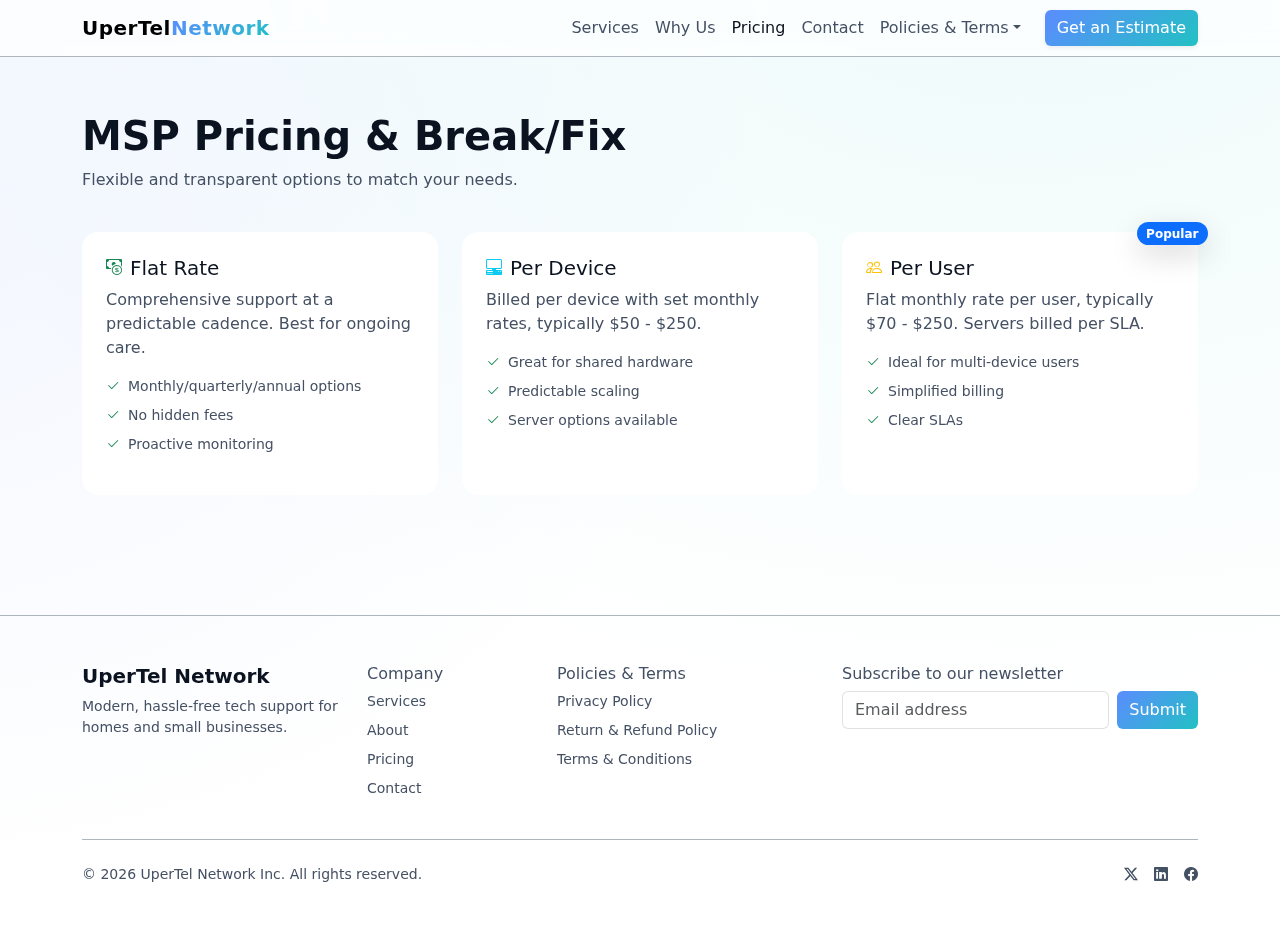
<file: pricing.html>
<!doctype html>
<html lang="en">
  <head>
    <meta charset="utf-8">
    <meta name="viewport" content="width=device-width, initial-scale=1">
    <title>Pricing — Upertel Network</title>
    <meta name="description" content="Transparent MSP pricing models and break/fix services: flat rate, per device, and per user.">
    <link rel="canonical" href="https://www.example.com/pricing.html">
    <meta name="robots" content="index, follow">
    <meta property="og:title" content="Pricing — Upertel Network">
    <meta property="og:description" content="Flexible options: flat rate, per device, per user.">
    <meta property="og:type" content="website">
    <meta property="og:url" content="https://www.example.com/pricing.html">
    <meta property="og:image" content="/assets/og-image.jpg">
    <link href="https://cdn.jsdelivr.net/npm/bootstrap@5.3.3/dist/css/bootstrap.min.css" rel="stylesheet">
    <link href="https://cdn.jsdelivr.net/npm/bootstrap-icons@1.11.3/font/bootstrap-icons.css" rel="stylesheet">
    <link href="https://cdn.jsdelivr.net/npm/aos@2.3.4/dist/aos.css" rel="stylesheet">
    <link href="./assets/css/styles.css" rel="stylesheet">
  </head>
  <body class="bg-body">
    <nav id="mainNav" class="navbar navbar-expand-lg navbar-light fixed-top bg-glass border-bottom border-dark-subtle">
      <div class="container">
        <a class="navbar-brand fw-bold letter-space-1" href="index.html">UperTel<span class="text-gradient">Network</span></a>
        <button class="navbar-toggler" type="button" data-bs-toggle="collapse" data-bs-target="#navbarSupportedContent"><span class="navbar-toggler-icon"></span></button>
        <div class="collapse navbar-collapse" id="navbarSupportedContent">
          <ul class="navbar-nav ms-auto mb-2 mb-lg-0">
            <li class="nav-item"><a class="nav-link" href="services.html">Services</a></li>
            <li class="nav-item"><a class="nav-link" href="why-us.html">Why Us</a></li>
            <li class="nav-item"><a class="nav-link active" href="pricing.html">Pricing</a></li>
            <li class="nav-item"><a class="nav-link" href="contact.html">Contact</a></li>
            <li class="nav-item dropdown">
              <a class="nav-link dropdown-toggle" href="#" id="policiesDropdown" role="button" data-bs-toggle="dropdown" aria-expanded="false">Policies & Terms</a>
              <ul class="dropdown-menu dropdown-menu-end" aria-labelledby="policiesDropdown">
                <li><a class="dropdown-item" href="policies.html">Overview</a></li>
                <li><a class="dropdown-item" href="privacy.html">Privacy Policy</a></li>
                <li><a class="dropdown-item" href="refund.html">Return & Refund Policy</a></li>
                <li><a class="dropdown-item" href="terms.html">Terms & Conditions</a></li>
              </ul>
            </li>
            <li class="nav-item d-lg-none mt-2">
              <a class="btn btn-primary btn-gradient w-100" href="tel:+16462223965">Get an Estimate</a>
            </li>
          </ul>
          <div class="d-none d-lg-flex ms-lg-3">
            <a class="btn btn-primary btn-gradient shadow-sm" href="tel:+16462223965">Get an Estimate</a>
          </div>
        </div>
      </div>
    </nav>

    <header class="pt-7 pb-4">
      <div class="container">
        <h1 class="fw-extrabold mb-2">MSP Pricing & Break/Fix</h1>
        <p class="text-secondary">Flexible and transparent options to match your needs.</p>
      </div>
    </header>

    <main class="section-padding pt-0">
      <div class="container">
        <div class="row g-4">
          <div class="col-12 col-lg-4" data-aos="flip-left">
            <div class="pricing card-hover bg-surface h-100 rounded-4 p-4 border-0">
              <div class="d-flex align-items-center gap-2 mb-2">
                <i class="bi bi-cash-coin text-success"></i>
                <h2 class="h5 mb-0">Flat Rate</h2>
              </div>
              <p class="text-secondary">Comprehensive support at a predictable cadence. Best for ongoing care.</p>
              <ul class="list-unstyled small text-secondary d-grid gap-2">
                <li><i class="bi bi-check2 text-success me-2"></i>Monthly/quarterly/annual options</li>
                <li><i class="bi bi-check2 text-success me-2"></i>No hidden fees</li>
                <li><i class="bi bi-check2 text-success me-2"></i>Proactive monitoring</li>
              </ul>
            </div>
          </div>
          <div class="col-12 col-lg-4" data-aos="flip-left" data-aos-delay="75">
            <div class="pricing card-hover bg-surface h-100 rounded-4 p-4 border-0">
              <div class="d-flex align-items-center gap-2 mb-2">
                <i class="bi bi-pc-display-horizontal text-info"></i>
                <h2 class="h5 mb-0">Per Device</h2>
              </div>
              <p class="text-secondary">Billed per device with set monthly rates, typically $50 - $250.</p>
              <ul class="list-unstyled small text-secondary d-grid gap-2">
                <li><i class="bi bi-check2 text-success me-2"></i>Great for shared hardware</li>
                <li><i class="bi bi-check2 text-success me-2"></i>Predictable scaling</li>
                <li><i class="bi bi-check2 text-success me-2"></i>Server options available</li>
              </ul>
            </div>
          </div>
          <div class="col-12 col-lg-4" data-aos="flip-left" data-aos-delay="150">
            <div class="pricing card-hover bg-surface h-100 rounded-4 p-4 border-0 position-relative">
              <div class="badge badge-floating bg-primary">Popular</div>
              <div class="d-flex align-items-center gap-2 mb-2">
                <i class="bi bi-people text-warning"></i>
                <h2 class="h5 mb-0">Per User</h2>
              </div>
              <p class="text-secondary">Flat monthly rate per user, typically $70 - $250. Servers billed per SLA.</p>
              <ul class="list-unstyled small text-secondary d-grid gap-2">
                <li><i class="bi bi-check2 text-success me-2"></i>Ideal for multi-device users</li>
                <li><i class="bi bi-check2 text-success me-2"></i>Simplified billing</li>
                <li><i class="bi bi-check2 text-success me-2"></i>Clear SLAs</li>
              </ul>
            </div>
          </div>
        </div>
      </div>
    </main>

    <!-- Footer -->
    <footer class="border-top border-dark-subtle mt-5 py-5">
      <div class="container small">
        <div class="row g-4">
          <div class="col-12 col-md-6 col-lg-3">
            <h5 class="fw-bold">UperTel Network </h5>
            <p class="text-secondary">Modern, hassle-free tech support for homes and small businesses.</p>
          </div>
          <div class="col-6 col-lg-2">
            <h6 class="text-secondary">Company</h6>
            <ul class="list-unstyled d-grid gap-2">
              <li><a class="link-underline" href="services.html">Services</a></li>
              <li><a class="link-underline" href="why-us.html">About</a></li>
              <li><a class="link-underline" href="pricing.html">Pricing</a></li>
              <li><a class="link-underline" href="contact.html">Contact</a></li>
            </ul>
          </div>
          <div class="col-6 col-lg-3">
            <h6 class="text-secondary">Policies & Terms</h6>
            <ul class="list-unstyled d-grid gap-2">
              <li><a class="link-underline" href="privacy.html">Privacy Policy</a></li>
              <li><a class="link-underline" href="refund.html">Return & Refund Policy</a></li>
              <li><a class="link-underline" href="terms.html">Terms & Conditions</a></li>
            </ul>
          </div>
          <div class="col-12 col-lg-4">
            <h6 class="text-secondary">Subscribe to our newsletter</h6>
            <form class="d-flex gap-2 mt-2">
              <input type="email" class="form-control bg-input" placeholder="Email address">
              <button class="btn btn-primary btn-gradient" type="button">Submit</button>
            </form>
          </div>
        </div>
        <div class="d-flex flex-wrap justify-content-between align-items-center mt-4 pt-4 border-top border-dark-subtle">
          <div class="text-secondary">© <span id="year"></span> UperTel Network Inc. All rights reserved.</div>
          <div class="d-flex gap-3">
            <a class="text-secondary hover-text" href="#"><i class="bi bi-twitter-x"></i></a>
            <a class="text-secondary hover-text" href="#"><i class="bi bi-linkedin"></i></a>
            <a class="text-secondary hover-text" href="#"><i class="bi bi-facebook"></i></a>
          </div>
        </div>
      </div>
    </footer>

    <script src="https://cdn.jsdelivr.net/npm/bootstrap@5.3.3/dist/js/bootstrap.bundle.min.js"></script>
    <script src="https://cdn.jsdelivr.net/npm/aos@2.3.4/dist/aos.js"></script>
    <script src="./assets/js/main.js"></script>
    <script type="application/ld+json">
    {
      "@context": "https://schema.org",
      "@type": "OfferCatalog",
      "name": "Upertel Network Pricing",
      "itemListElement": [
        {"@type": "Offer", "name": "Flat Rate"},
        {"@type": "Offer", "name": "Per Device"},
        {"@type": "Offer", "name": "Per User"}
      ]
    }
    </script>
  </body>
  </html>
</file>
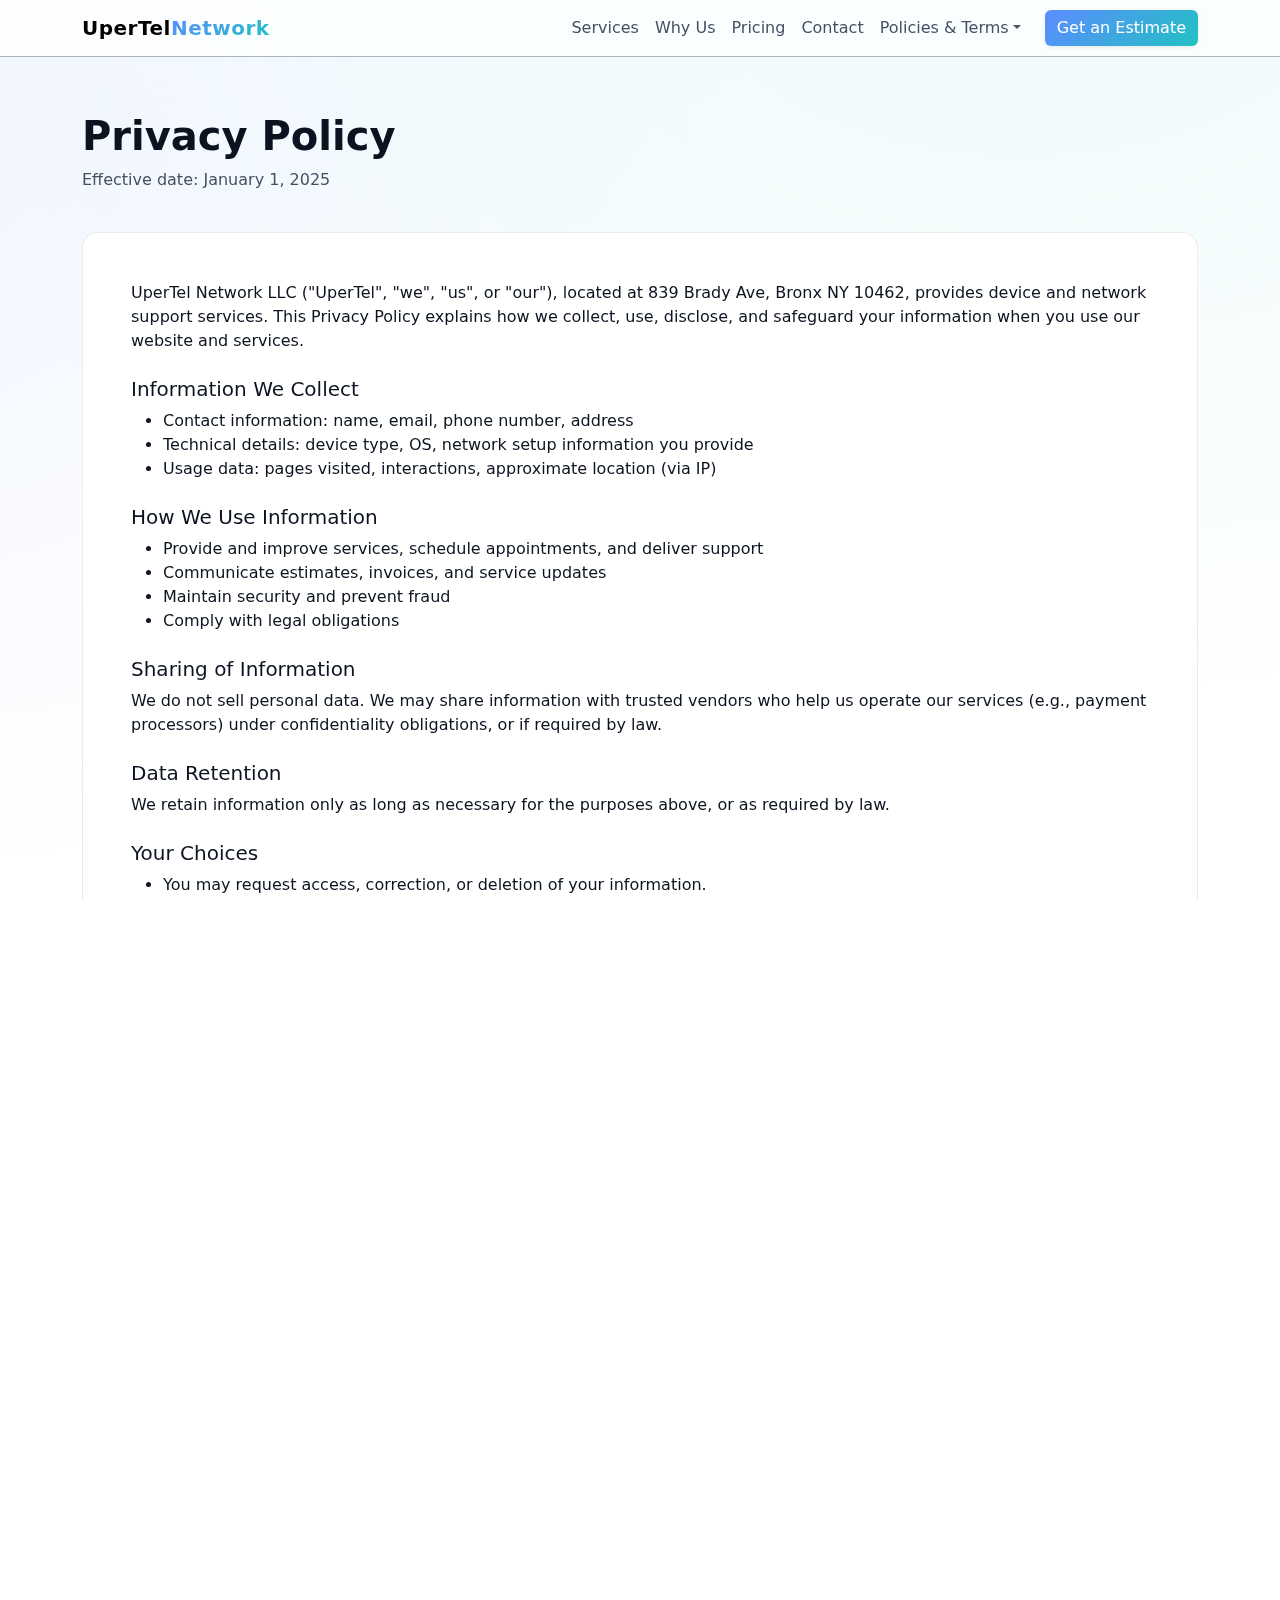
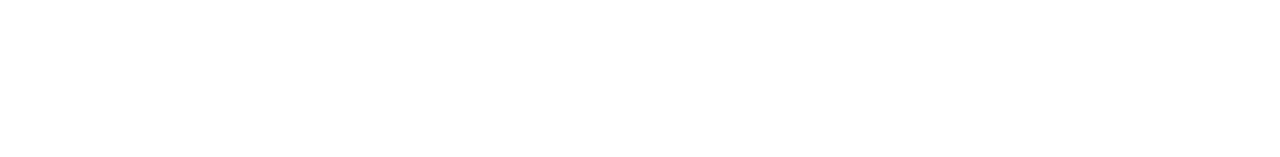
<file: privacy.html>
<!doctype html>
<html lang="en">
  <head>
    <meta charset="utf-8">
    <meta name="viewport" content="width=device-width, initial-scale=1">
    <title>Privacy Policy — UperTel Network LLC</title>
    <meta name="description" content="Privacy Policy for UperTel Network LLC. Learn how we collect, use, and protect your information.">
    <link rel="canonical" href="https://www.example.com/privacy.html">
    <meta name="robots" content="index, follow">
    <meta property="og:title" content="Privacy Policy — UperTel Network LLC">
    <meta property="og:description" content="How UperTel Network LLC collects, uses, and protects your data.">
    <meta property="og:type" content="website">
    <meta property="og:url" content="https://www.example.com/privacy.html">
    <meta property="og:image" content="/assets/og-image.jpg">
    <link href="https://cdn.jsdelivr.net/npm/bootstrap@5.3.3/dist/css/bootstrap.min.css" rel="stylesheet">
    <link href="https://cdn.jsdelivr.net/npm/bootstrap-icons@1.11.3/font/bootstrap-icons.css" rel="stylesheet">
    <link href="./assets/css/styles.css" rel="stylesheet">
  </head>
  <body class="bg-body">
    <nav id="mainNav" class="navbar navbar-expand-lg navbar-light fixed-top bg-glass border-bottom border-dark-subtle">
      <div class="container">
        <a class="navbar-brand fw-bold letter-space-1" href="index.html">UperTel<span class="text-gradient">Network</span></a>
        <button class="navbar-toggler" type="button" data-bs-toggle="collapse" data-bs-target="#navbarSupportedContent"><span class="navbar-toggler-icon"></span></button>
        <div class="collapse navbar-collapse" id="navbarSupportedContent">
          <ul class="navbar-nav ms-auto mb-2 mb-lg-0">
            <li class="nav-item"><a class="nav-link" href="services.html">Services</a></li>
            <li class="nav-item"><a class="nav-link" href="why-us.html">Why Us</a></li>
            <li class="nav-item"><a class="nav-link" href="pricing.html">Pricing</a></li>
            <li class="nav-item"><a class="nav-link" href="contact.html">Contact</a></li>
            <li class="nav-item dropdown">
              <a class="nav-link dropdown-toggle" href="#" id="policiesDropdown" role="button" data-bs-toggle="dropdown" aria-expanded="false">Policies & Terms</a>
              <ul class="dropdown-menu dropdown-menu-end" aria-labelledby="policiesDropdown">
                <li><a class="dropdown-item" href="policies.html">Overview</a></li>
                <li><a class="dropdown-item" href="privacy.html">Privacy Policy</a></li>
                <li><a class="dropdown-item" href="refund.html">Return & Refund Policy</a></li>
                <li><a class="dropdown-item" href="terms.html">Terms & Conditions</a></li>
              </ul>
            </li>
            <li class="nav-item d-lg-none mt-2">
              <a class="btn btn-primary btn-gradient w-100" href="tel:+16462223965">Get an Estimate</a>
            </li>
          </ul>
          <div class="d-none d-lg-flex ms-lg-3">
            <a class="btn btn-primary btn-gradient shadow-sm" href="tel:+16462223965">Get an Estimate</a>
          </div>
        </div>
      </div>
    </nav>

    <header class="pt-7 pb-4">
      <div class="container">
        <h1 class="fw-extrabold mb-2">Privacy Policy</h1>
        <p class="text-secondary">Effective date: <span id="pp-date">January 1, 2025</span></p>
      </div>
    </header>

    <main class="section-padding pt-0">
      <div class="container">
        <div class="bg-surface rounded-4 p-4 p-md-5">
          <p>UperTel Network LLC ("UperTel", "we", "us", or "our"), located at 839 Brady Ave, Bronx NY 10462, provides device and network support services. This Privacy Policy explains how we collect, use, disclose, and safeguard your information when you use our website and services.</p>
          <h2 class="h5 mt-4">Information We Collect</h2>
          <ul>
            <li>Contact information: name, email, phone number, address</li>
            <li>Technical details: device type, OS, network setup information you provide</li>
            <li>Usage data: pages visited, interactions, approximate location (via IP)</li>
          </ul>
          <h2 class="h5 mt-4">How We Use Information</h2>
          <ul>
            <li>Provide and improve services, schedule appointments, and deliver support</li>
            <li>Communicate estimates, invoices, and service updates</li>
            <li>Maintain security and prevent fraud</li>
            <li>Comply with legal obligations</li>
          </ul>
          <h2 class="h5 mt-4">Sharing of Information</h2>
          <p>We do not sell personal data. We may share information with trusted vendors who help us operate our services (e.g., payment processors) under confidentiality obligations, or if required by law.</p>
          <h2 class="h5 mt-4">Data Retention</h2>
          <p>We retain information only as long as necessary for the purposes above, or as required by law.</p>
          <h2 class="h5 mt-4">Your Choices</h2>
          <ul>
            <li>You may request access, correction, or deletion of your information.</li>
            <li>You may opt out of marketing emails at any time.</li>
          </ul>
          <h2 class="h5 mt-4">Security</h2>
          <p>We use reasonable administrative, technical, and physical safeguards to protect your information. No method of transmission over the Internet is 100% secure.</p>
          <h2 class="h5 mt-4">Children</h2>
          <p>We do not knowingly collect information from children under 13. If you believe a child has provided us data, contact us to remove it.</p>
          <h2 class="h5 mt-4">Contact</h2>
          <p>Questions about this policy? Contact UperTel Network LLC at +1 (646) 222-3965 or by mail at 839 Brady Ave, Bronx NY 10462.</p>
          <p class="mt-4 small text-secondary">We may update this policy from time to time. We encourage you to review it periodically.</p>
        </div>
      </div>
    </main>

    <footer class="border-top border-dark-subtle mt-5 py-5">
      <div class="container small">
        <div class="row g-4">
          <div class="col-12 col-md-6 col-lg-3">
            <h5 class="fw-bold">UperTel Network LLC</h5>
            <p class="text-secondary">Modern, hassle-free tech support for homes and small businesses.</p>
          </div>
          <div class="col-6 col-lg-2">
            <h6 class="text-secondary">Company</h6>
            <ul class="list-unstyled d-grid gap-2">
              <li><a class="link-underline" href="services.html">Services</a></li>
              <li><a class="link-underline" href="why-us.html">About</a></li>
              <li><a class="link-underline" href="pricing.html">Pricing</a></li>
              <li><a class="link-underline" href="contact.html">Contact</a></li>
            </ul>
          </div>
          <div class="col-6 col-lg-3">
            <h6 class="text-secondary">Policies & Terms</h6>
            <ul class="list-unstyled d-grid gap-2">
              <li><a class="link-underline" href="privacy.html">Privacy Policy</a></li>
              <li><a class="link-underline" href="refund.html">Return & Refund Policy</a></li>
              <li><a class="link-underline" href="terms.html">Terms & Conditions</a></li>
            </ul>
          </div>
          <div class="col-12 col-lg-4">
            <h6 class="text-secondary">Subscribe to our newsletter</h6>
            <form class="d-flex gap-2 mt-2">
              <input type="email" class="form-control bg-input" placeholder="Email address">
              <button class="btn btn-primary btn-gradient" type="button">Submit</button>
            </form>
          </div>
        </div>
        <div class="d-flex flex-wrap justify-content-between align-items-center mt-4 pt-4 border-top border-dark-subtle">
          <div class="text-secondary">© <span id="year"></span> UperTel Network Inc. All rights reserved.</div>
          <div class="d-flex gap-3">
            <a class="text-secondary hover-text" href="#"><i class="bi bi-twitter-x"></i></a>
            <a class="text-secondary hover-text" href="#"><i class="bi bi-linkedin"></i></a>
            <a class="text-secondary hover-text" href="#"><i class="bi bi-facebook"></i></a>
          </div>
        </div>
      </div>
    </footer>

    <script src="https://cdn.jsdelivr.net/npm/bootstrap@5.3.3/dist/js/bootstrap.bundle.min.js"></script>
    <script src="./assets/js/main.js"></script>
  </body>
  </html>
</file>
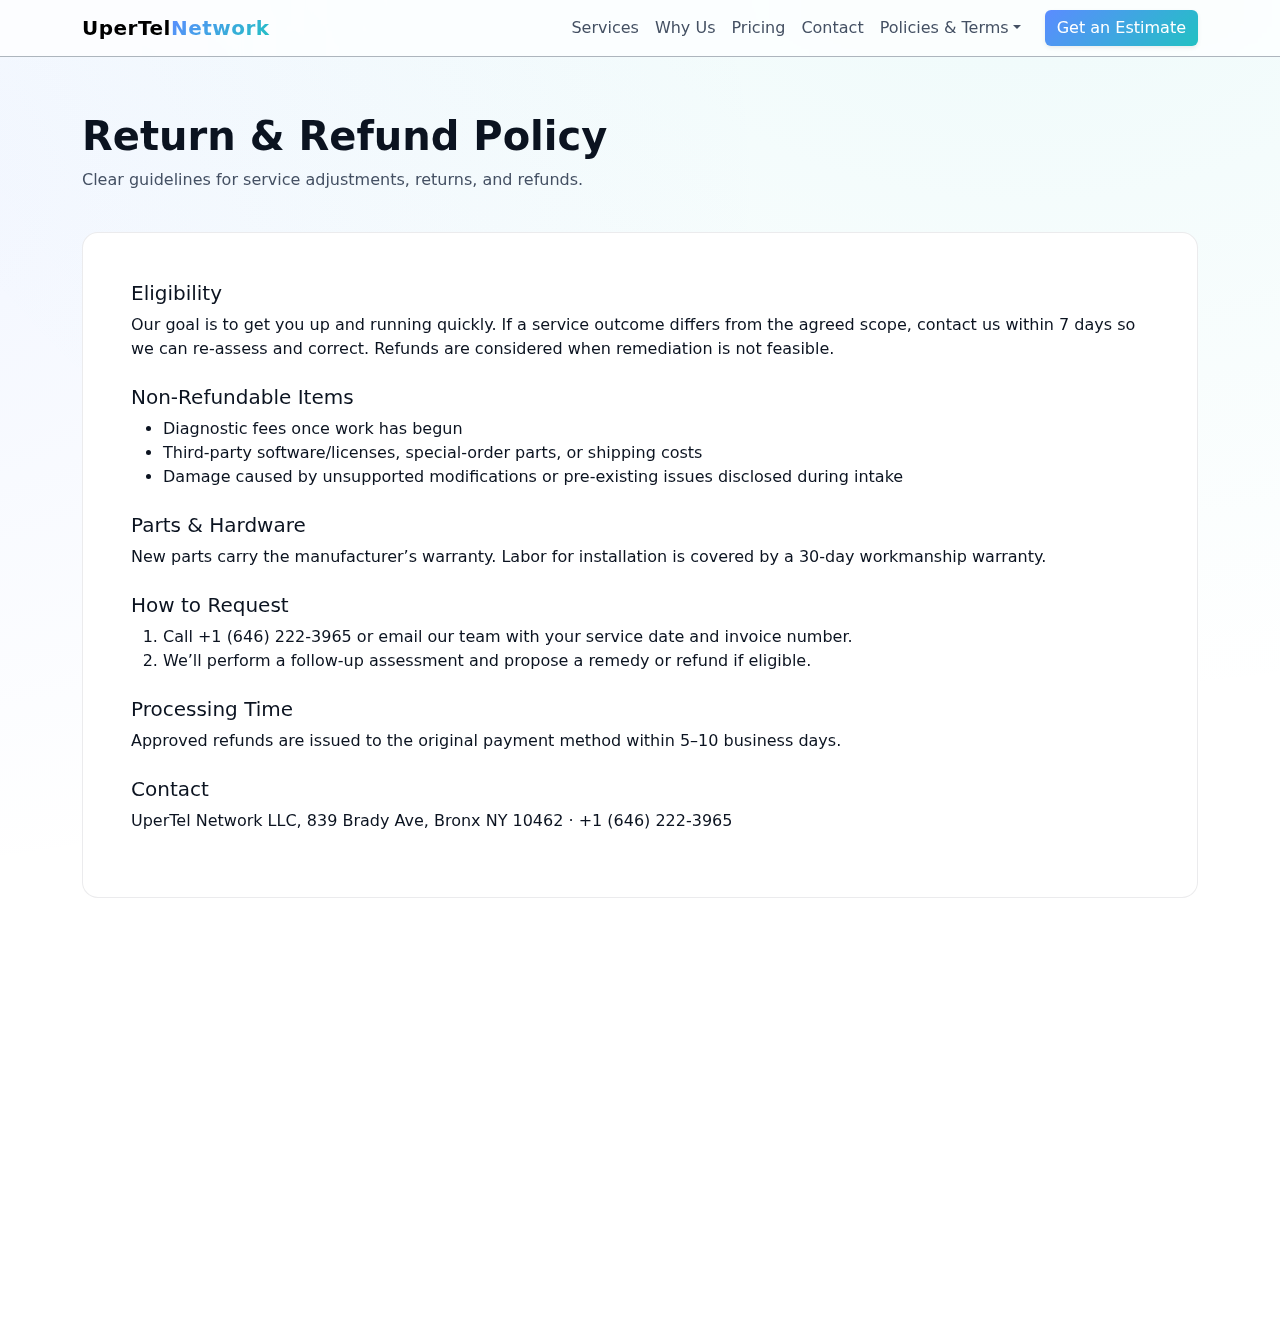
<file: refund.html>
<!doctype html>
<html lang="en">
  <head>
    <meta charset="utf-8">
    <meta name="viewport" content="width=device-width, initial-scale=1">
    <title>Return & Refund Policy — UperTel Network LLC</title>
    <meta name="description" content="Return and refund policy for UperTel Network LLC services and products.">
    <link rel="canonical" href="https://www.example.com/refund.html">
    <meta name="robots" content="index, follow">
    <meta property="og:title" content="Return & Refund Policy — UperTel Network LLC">
    <meta property="og:description" content="Understand eligibility, timelines, and how to request a refund.">
    <meta property="og:type" content="website">
    <meta property="og:url" content="https://www.example.com/refund.html">
    <meta property="og:image" content="/assets/og-image.jpg">
    <link href="https://cdn.jsdelivr.net/npm/bootstrap@5.3.3/dist/css/bootstrap.min.css" rel="stylesheet">
    <link href="https://cdn.jsdelivr.net/npm/bootstrap-icons@1.11.3/font/bootstrap-icons.css" rel="stylesheet">
    <link href="./assets/css/styles.css" rel="stylesheet">
  </head>
  <body class="bg-body">
    <nav id="mainNav" class="navbar navbar-expand-lg navbar-light fixed-top bg-glass border-bottom border-dark-subtle">
      <div class="container">
        <a class="navbar-brand fw-bold letter-space-1" href="index.html">UperTel<span class="text-gradient">Network</span></a>
        <button class="navbar-toggler" type="button" data-bs-toggle="collapse" data-bs-target="#navbarSupportedContent"><span class="navbar-toggler-icon"></span></button>
        <div class="collapse navbar-collapse" id="navbarSupportedContent">
          <ul class="navbar-nav ms-auto mb-2 mb-lg-0">
            <li class="nav-item"><a class="nav-link" href="services.html">Services</a></li>
            <li class="nav-item"><a class="nav-link" href="why-us.html">Why Us</a></li>
            <li class="nav-item"><a class="nav-link" href="pricing.html">Pricing</a></li>
            <li class="nav-item"><a class="nav-link" href="contact.html">Contact</a></li>
            <li class="nav-item dropdown">
              <a class="nav-link dropdown-toggle" href="#" id="policiesDropdown" role="button" data-bs-toggle="dropdown" aria-expanded="false">Policies & Terms</a>
              <ul class="dropdown-menu dropdown-menu-end" aria-labelledby="policiesDropdown">
                <li><a class="dropdown-item" href="policies.html">Overview</a></li>
                <li><a class="dropdown-item" href="privacy.html">Privacy Policy</a></li>
                <li><a class="dropdown-item" href="refund.html">Return & Refund Policy</a></li>
                <li><a class="dropdown-item" href="terms.html">Terms & Conditions</a></li>
              </ul>
            </li>
            <li class="nav-item d-lg-none mt-2">
              <a class="btn btn-primary btn-gradient w-100" href="tel:+16462223965">Get an Estimate</a>
            </li>
          </ul>
          <div class="d-none d-lg-flex ms-lg-3">
            <a class="btn btn-primary btn-gradient shadow-sm" href="tel:+16462223965">Get an Estimate</a>
          </div>
        </div>
      </div>
    </nav>

    <header class="pt-7 pb-4">
      <div class="container">
        <h1 class="fw-extrabold mb-2">Return & Refund Policy</h1>
        <p class="text-secondary">Clear guidelines for service adjustments, returns, and refunds.</p>
      </div>
    </header>

    <main class="section-padding pt-0">
      <div class="container">
        <div class="bg-surface rounded-4 p-4 p-md-5">
          <h2 class="h5">Eligibility</h2>
          <p>Our goal is to get you up and running quickly. If a service outcome differs from the agreed scope, contact us within 7 days so we can re-assess and correct. Refunds are considered when remediation is not feasible.</p>
          <h2 class="h5 mt-4">Non-Refundable Items</h2>
          <ul>
            <li>Diagnostic fees once work has begun</li>
            <li>Third-party software/licenses, special-order parts, or shipping costs</li>
            <li>Damage caused by unsupported modifications or pre-existing issues disclosed during intake</li>
          </ul>
          <h2 class="h5 mt-4">Parts & Hardware</h2>
          <p>New parts carry the manufacturer’s warranty. Labor for installation is covered by a 30-day workmanship warranty.</p>
          <h2 class="h5 mt-4">How to Request</h2>
          <ol>
            <li>Call +1 (646) 222-3965 or email our team with your service date and invoice number.</li>
            <li>We’ll perform a follow-up assessment and propose a remedy or refund if eligible.</li>
          </ol>
          <h2 class="h5 mt-4">Processing Time</h2>
          <p>Approved refunds are issued to the original payment method within 5–10 business days.</p>
          <h2 class="h5 mt-4">Contact</h2>
          <p>UperTel Network LLC, 839 Brady Ave, Bronx NY 10462 · +1 (646) 222-3965</p>
        </div>
      </div>
    </main>

    <footer class="border-top border-dark-subtle mt-5 py-5">
      <div class="container small">
        <div class="row g-4">
          <div class="col-12 col-md-6 col-lg-3">
            <h5 class="fw-bold">UperTel Network Inc.</h5>
            <p class="text-secondary">Modern, hassle-free tech support for homes and small businesses.</p>
          </div>
          <div class="col-6 col-lg-2">
            <h6 class="text-secondary">Company</h6>
            <ul class="list-unstyled d-grid gap-2">
              <li><a class="link-underline" href="services.html">Services</a></li>
              <li><a class="link-underline" href="why-us.html">About</a></li>
              <li><a class="link-underline" href="pricing.html">Pricing</a></li>
              <li><a class="link-underline" href="contact.html">Contact</a></li>
            </ul>
          </div>
          <div class="col-6 col-lg-3">
            <h6 class="text-secondary">Policies & Terms</h6>
            <ul class="list-unstyled d-grid gap-2">
              <li><a class="link-underline" href="privacy.html">Privacy Policy</a></li>
              <li><a class="link-underline" href="refund.html">Return & Refund Policy</a></li>
              <li><a class="link-underline" href="terms.html">Terms & Conditions</a></li>
            </ul>
          </div>
          <div class="col-12 col-lg-4">
            <h6 class="text-secondary">Subscribe to our newsletter</h6>
            <form class="d-flex gap-2 mt-2">
              <input type="email" class="form-control bg-input" placeholder="Email address">
              <button class="btn btn-primary btn-gradient" type="button">Submit</button>
            </form>
          </div>
        </div>
        <div class="d-flex flex-wrap justify-content-between align-items-center mt-4 pt-4 border-top border-dark-subtle">
          <div class="text-secondary">© <span id="year"></span> UperTel Network Inc. All rights reserved.</div>
          <div class="d-flex gap-3">
            <a class="text-secondary hover-text" href="#"><i class="bi bi-twitter-x"></i></a>
            <a class="text-secondary hover-text" href="#"><i class="bi bi-linkedin"></i></a>
            <a class="text-secondary hover-text" href="#"><i class="bi bi-facebook"></i></a>
          </div>
        </div>
      </div>
    </footer>

    <script src="https://cdn.jsdelivr.net/npm/bootstrap@5.3.3/dist/js/bootstrap.bundle.min.js"></script>
    <script src="./assets/js/main.js"></script>
  </body>
  </html>
</file>
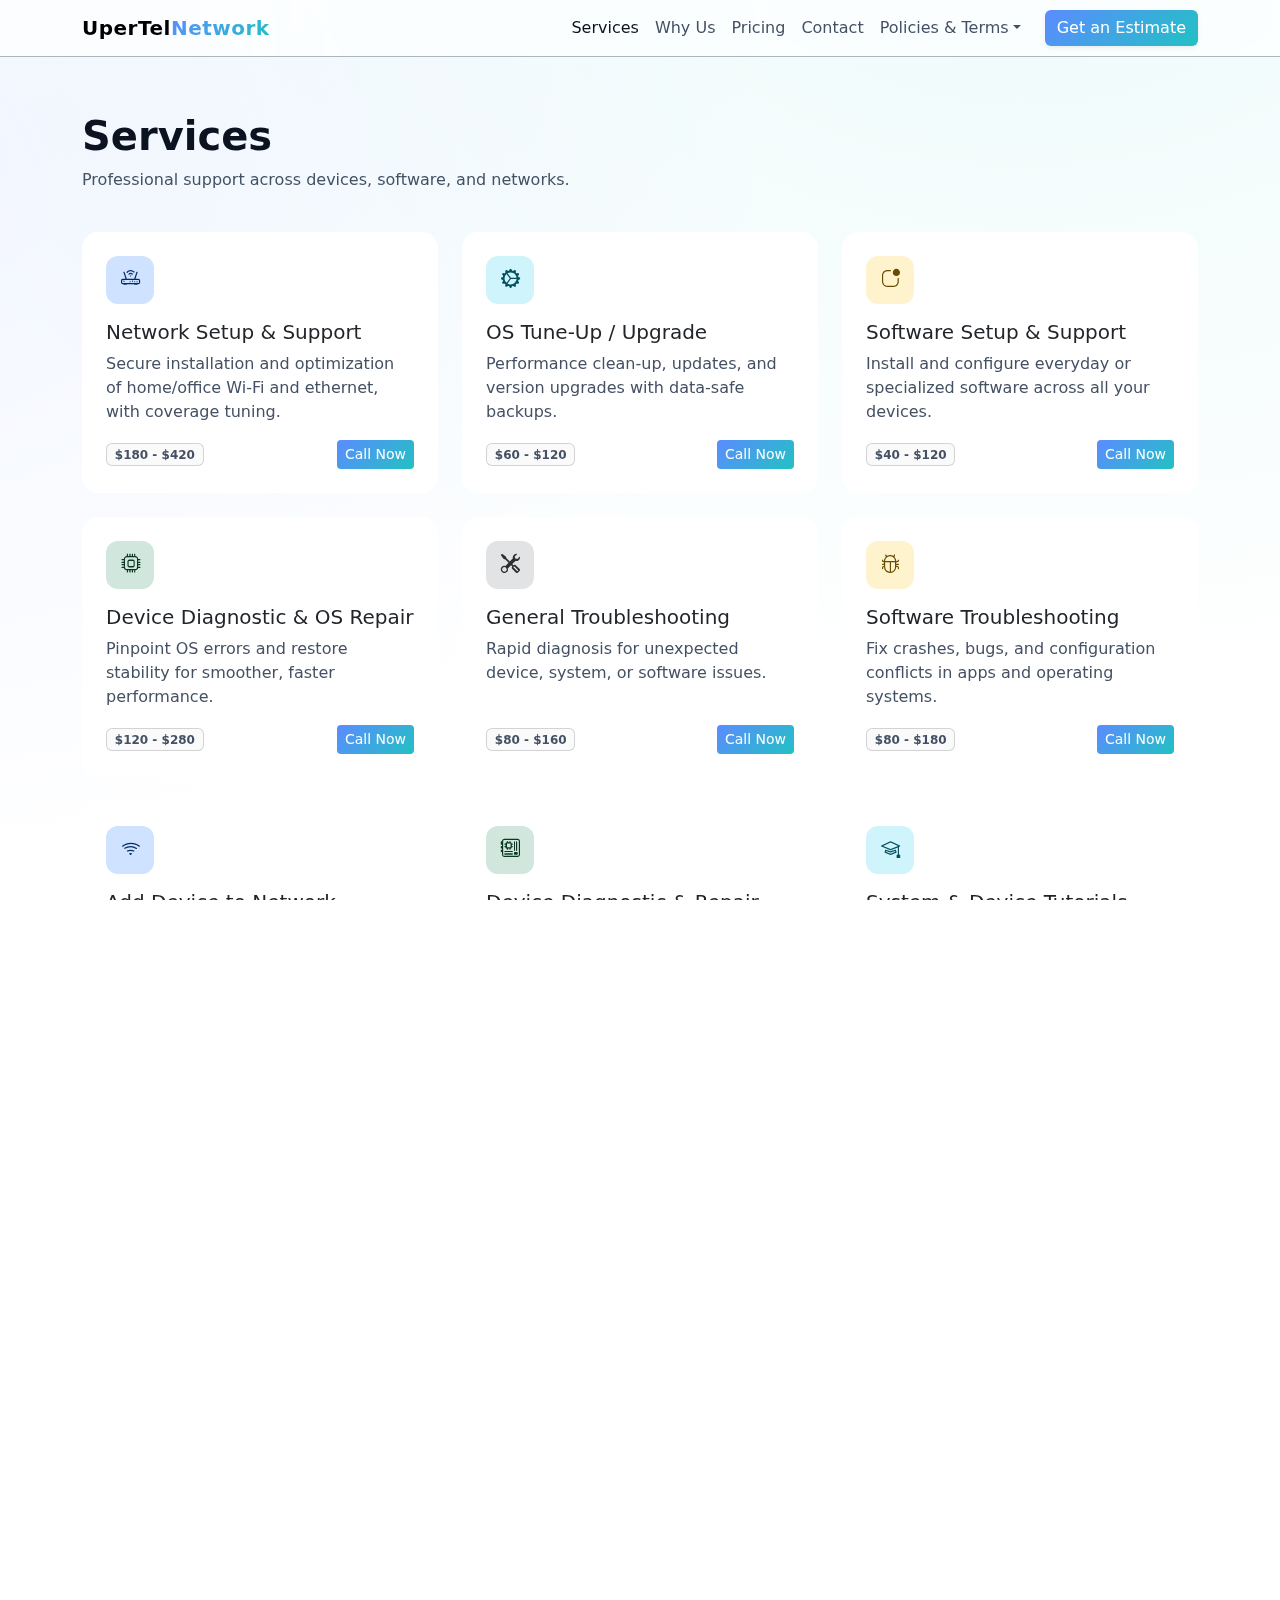
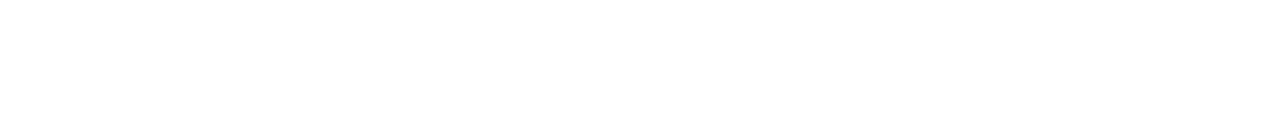
<file: services.html>
<!doctype html>
<html lang="en">
  <head>
    <meta charset="utf-8">
    <meta name="viewport" content="width=device-width, initial-scale=1">
    <title>Services — Upertel Network</title>
    <meta name="description" content="Explore our services: network setup, OS tune-ups, software troubleshooting, device repair, malware removal, and storage upgrades.">
    <link rel="canonical" href="https://www.example.com/services.html">
    <meta name="robots" content="index, follow">
    <meta property="og:title" content="Services — Upertel Network">
    <meta property="og:description" content="Expert tech services for homes and small businesses.">
    <meta property="og:type" content="website">
    <meta property="og:url" content="https://www.example.com/services.html">
    <meta property="og:image" content="/assets/og-image.jpg">
    <meta name="twitter:card" content="summary_large_image">
    <link href="https://cdn.jsdelivr.net/npm/bootstrap@5.3.3/dist/css/bootstrap.min.css" rel="stylesheet">
    <link href="https://cdn.jsdelivr.net/npm/bootstrap-icons@1.11.3/font/bootstrap-icons.css" rel="stylesheet">
    <link href="https://cdn.jsdelivr.net/npm/aos@2.3.4/dist/aos.css" rel="stylesheet">
    <link href="./assets/css/styles.css" rel="stylesheet">
  </head>
  <body class="bg-body">
    <nav id="mainNav" class="navbar navbar-expand-lg navbar-light fixed-top bg-glass border-bottom border-dark-subtle">
      <div class="container">
        <a class="navbar-brand fw-bold letter-space-1" href="index.html">UperTel<span class="text-gradient">Network</span></a>
        <button class="navbar-toggler" type="button" data-bs-toggle="collapse" data-bs-target="#navbarSupportedContent"><span class="navbar-toggler-icon"></span></button>
        <div class="collapse navbar-collapse" id="navbarSupportedContent">
          <ul class="navbar-nav ms-auto mb-2 mb-lg-0">
            <li class="nav-item"><a class="nav-link active" href="services.html">Services</a></li>
            <li class="nav-item"><a class="nav-link" href="why-us.html">Why Us</a></li>
            <li class="nav-item"><a class="nav-link" href="pricing.html">Pricing</a></li>
            <li class="nav-item"><a class="nav-link" href="contact.html">Contact</a></li>
            <li class="nav-item dropdown">
              <a class="nav-link dropdown-toggle" href="#" id="policiesDropdown" role="button" data-bs-toggle="dropdown" aria-expanded="false">Policies & Terms</a>
              <ul class="dropdown-menu dropdown-menu-end" aria-labelledby="policiesDropdown">
                <li><a class="dropdown-item" href="policies.html">Overview</a></li>
                <li><a class="dropdown-item" href="privacy.html">Privacy Policy</a></li>
                <li><a class="dropdown-item" href="refund.html">Return & Refund Policy</a></li>
                <li><a class="dropdown-item" href="terms.html">Terms & Conditions</a></li>
              </ul>
            </li>
            <li class="nav-item d-lg-none mt-2">
              <a class="btn btn-primary btn-gradient w-100" href="tel:+16462223965">Get an Estimate</a>
            </li>
          </ul>
          <div class="d-none d-lg-flex ms-lg-3">
            <a class="btn btn-primary btn-gradient shadow-sm" href="tel:+16462223965">Get an Estimate</a>
          </div>
        </div>
      </div>
    </nav>

    <header class="pt-7 pb-4">
      <div class="container">
        <h1 class="fw-extrabold mb-2">Services</h1>
        <p class="text-secondary">Professional support across devices, software, and networks.</p>
      </div>
    </header>

    <main class="section-padding pt-0">
      <div class="container">
        <div class="row g-4">
          <div class="col-12 col-md-6 col-xl-4" data-aos="zoom-in">
            <div class="card h-100 card-hover border-0 bg-surface rounded-4 p-4">
              <div class="icon-box bg-primary-subtle text-primary-emphasis"><i class="bi bi-router"></i></div>
              <h2 class="h5 mt-3">Network Setup & Support</h2>
              <p class="text-secondary">Secure installation and optimization of home/office Wi‑Fi and ethernet, with coverage tuning.</p>
              <div class="mt-auto d-flex justify-content-between align-items-center"><span class="badge bg-outline">$180 - $420</span><a href="tel:+16462223965" class="btn btn-sm btn-primary btn-gradient">Call Now</a></div>
            </div>
          </div>
          <div class="col-12 col-md-6 col-xl-4" data-aos="zoom-in" data-aos-delay="50">
            <div class="card h-100 card-hover border-0 bg-surface rounded-4 p-4">
              <div class="icon-box bg-info-subtle text-info-emphasis"><i class="bi bi-gear-wide-connected"></i></div>
              <h2 class="h5 mt-3">OS Tune‑Up / Upgrade</h2>
              <p class="text-secondary">Performance clean‑up, updates, and version upgrades with data‑safe backups.</p>
              <div class="mt-auto d-flex justify-content-between align-items-center"><span class="badge bg-outline">$60 - $120</span><a href="tel:+16462223965" class="btn btn-sm btn-primary btn-gradient">Call Now</a></div>
            </div>
          </div>
          <div class="col-12 col-md-6 col-xl-4" data-aos="zoom-in" data-aos-delay="100">
            <div class="card h-100 card-hover border-0 bg-surface rounded-4 p-4">
              <div class="icon-box bg-warning-subtle text-warning-emphasis"><i class="bi bi-app-indicator"></i></div>
              <h2 class="h5 mt-3">Software Setup & Support</h2>
              <p class="text-secondary">Install and configure everyday or specialized software across all your devices.</p>
              <div class="mt-auto d-flex justify-content-between align-items-center"><span class="badge bg-outline">$40 - $120</span><a href="tel:+16462223965" class="btn btn-sm btn-primary btn-gradient">Call Now</a></div>
            </div>
          </div>

          <div class="col-12 col-md-6 col-xl-4" data-aos="zoom-in" data-aos-delay="150">
            <div class="card h-100 card-hover border-0 bg-surface rounded-4 p-4">
              <div class="icon-box bg-success-subtle text-success-emphasis"><i class="bi bi-cpu"></i></div>
              <h2 class="h5 mt-3">Device Diagnostic & OS Repair</h2>
              <p class="text-secondary">Pinpoint OS errors and restore stability for smoother, faster performance.</p>
              <div class="mt-auto d-flex justify-content-between align-items-center"><span class="badge bg-outline">$120 - $280</span><a href="tel:+16462223965" class="btn btn-sm btn-primary btn-gradient">Call Now</a></div>
            </div>
          </div>
          <div class="col-12 col-md-6 col-xl-4" data-aos="zoom-in" data-aos-delay="200">
            <div class="card h-100 card-hover border-0 bg-surface rounded-4 p-4">
              <div class="icon-box bg-secondary-subtle text-secondary-emphasis"><i class="bi bi-tools"></i></div>
              <h2 class="h5 mt-3">General Troubleshooting</h2>
              <p class="text-secondary">Rapid diagnosis for unexpected device, system, or software issues.</p>
              <div class="mt-auto d-flex justify-content-between align-items-center"><span class="badge bg-outline">$80 - $160</span><a href="tel:+16462223965" class="btn btn-sm btn-primary btn-gradient">Call Now</a></div>
            </div>
          </div>
          <div class="col-12 col-md-6 col-xl-4" data-aos="zoom-in" data-aos-delay="250">
            <div class="card h-100 card-hover border-0 bg-surface rounded-4 p-4">
              <div class="icon-box bg-warning-subtle text-warning-emphasis"><i class="bi bi-bug"></i></div>
              <h2 class="h5 mt-3">Software Troubleshooting</h2>
              <p class="text-secondary">Fix crashes, bugs, and configuration conflicts in apps and operating systems.</p>
              <div class="mt-auto d-flex justify-content-between align-items-center"><span class="badge bg-outline">$80 - $180</span><a href="tel:+16462223965" class="btn btn-sm btn-primary btn-gradient">Call Now</a></div>
            </div>
          </div>

          <div class="col-12 col-md-6 col-xl-4" data-aos="zoom-in">
            <div class="card h-100 card-hover border-0 bg-surface rounded-4 p-4">
              <div class="icon-box bg-primary-subtle text-primary-emphasis"><i class="bi bi-wifi"></i></div>
              <h2 class="h5 mt-3">Add Device to Network</h2>
              <p class="text-secondary">Seamlessly connect new devices to your current Wi‑Fi or wired network.</p>
              <div class="mt-auto d-flex justify-content-between align-items-center"><span class="badge bg-outline">$40 - $90</span><a href="tel:+16462223965" class="btn btn-sm btn-primary btn-gradient">Call Now</a></div>
            </div>
          </div>
          <div class="col-12 col-md-6 col-xl-4" data-aos="zoom-in" data-aos-delay="50">
            <div class="card h-100 card-hover border-0 bg-surface rounded-4 p-4">
              <div class="icon-box bg-success-subtle text-success-emphasis"><i class="bi bi-motherboard"></i></div>
              <h2 class="h5 mt-3">Device Diagnostic & Repair</h2>
              <p class="text-secondary">Hardware checks and component repairs that bring devices back to life.</p>
              <div class="mt-auto d-flex justify-content-between align-items-center"><span class="badge bg-outline">$130 - $320</span><a href="tel:+16462223965" class="btn btn-sm btn-primary btn-gradient">Call Now</a></div>
            </div>
          </div>
          <div class="col-12 col-md-6 col-xl-4" data-aos="zoom-in" data-aos-delay="100">
            <div class="card h-100 card-hover border-0 bg-surface rounded-4 p-4">
              <div class="icon-box bg-info-subtle text-info-emphasis"><i class="bi bi-mortarboard"></i></div>
              <h2 class="h5 mt-3">System & Device Tutorials</h2>
              <p class="text-secondary">One‑on‑one lessons to master your devices and everyday workflows.</p>
              <div class="mt-auto d-flex justify-content-between align-items-center"><span class="badge bg-outline">$35 - $85</span><a href="tel:+16462223965" class="btn btn-sm btn-primary btn-gradient">Call Now</a></div>
            </div>
          </div>

          <div class="col-12 col-md-6 col-xl-4" data-aos="zoom-in">
            <div class="card h-100 card-hover border-0 bg-surface rounded-4 p-4">
              <div class="icon-box bg-primary-subtle text-primary-emphasis"><i class="bi bi-diagram-3"></i></div>
              <h2 class="h5 mt-3">Network Overhaul</h2>
              <p class="text-secondary">Full redesign and upgrade for speed, reliability, and whole‑site coverage.</p>
              <div class="mt-auto d-flex justify-content-between align-items-center"><span class="badge bg-outline">$300 - $750</span><a href="tel:+16462223965" class="btn btn-sm btn-primary btn-gradient">Call Now</a></div>
            </div>
          </div>
          <div class="col-12 col-md-6 col-xl-4" data-aos="zoom-in" data-aos-delay="50">
            <div class="card h-100 card-hover border-0 bg-surface rounded-4 p-4">
              <div class="icon-box bg-secondary-subtle text-secondary-emphasis"><i class="bi bi-hdd-stack"></i></div>
              <h2 class="h5 mt-3">Storage Upgrade</h2>
              <p class="text-secondary">Upgrade to SSDs or expand capacity with careful cloning and testing.</p>
              <div class="mt-auto d-flex justify-content-between align-items-center"><span class="badge bg-outline">$70 - $260</span><a href="tel:+16462223965" class="btn btn-sm btn-primary btn-gradient">Call Now</a></div>
            </div>
          </div>
          <div class="col-12 col-md-6 col-xl-4" data-aos="zoom-in" data-aos-delay="100">
            <div class="card h-100 card-hover border-0 bg-surface rounded-4 p-4">
              <div class="icon-box bg-danger-subtle text-danger-emphasis"><i class="bi bi-shield-check"></i></div>
              <h2 class="h5 mt-3">Virus & Spyware Removal</h2>
              <p class="text-secondary">Thorough removal of malware and post‑incident hardening for security.</p>
              <div class="mt-auto d-flex justify-content-between align-items-center"><span class="badge bg-outline">$160 - $720</span><a href="tel:+16462223965" class="btn btn-sm btn-primary btn-gradient">Call Now</a></div>
            </div>
          </div>
        </div>
      </div>
    </main>

    <!-- Footer -->
    <footer class="border-top border-dark-subtle mt-5 py-5">
      <div class="container small">
        <div class="row g-4">
          <div class="col-12 col-md-6 col-lg-3">
            <h5 class="fw-bold">Upertel Network</h5>
            <p class="text-secondary">Modern, hassle-free tech support for homes and small businesses.</p>
          </div>
          <div class="col-6 col-lg-2">
            <h6 class="text-secondary">Company</h6>
            <ul class="list-unstyled d-grid gap-2">
              <li><a class="link-underline" href="services.html">Services</a></li>
              <li><a class="link-underline" href="why-us.html">About</a></li>
              <li><a class="link-underline" href="pricing.html">Pricing</a></li>
              <li><a class="link-underline" href="contact.html">Contact</a></li>
            </ul>
          </div>
          <div class="col-6 col-lg-3">
            <h6 class="text-secondary">Policies & Terms</h6>
            <ul class="list-unstyled d-grid gap-2">
              <li><a class="link-underline" href="privacy.html">Privacy Policy</a></li>
              <li><a class="link-underline" href="refund.html">Return & Refund Policy</a></li>
              <li><a class="link-underline" href="terms.html">Terms & Conditions</a></li>
            </ul>
          </div>
          <div class="col-12 col-lg-4">
            <h6 class="text-secondary">Subscribe to our newsletter</h6>
            <form class="d-flex gap-2 mt-2">
              <input type="email" class="form-control bg-input" placeholder="Email address">
              <button class="btn btn-primary btn-gradient" type="button">Submit</button>
            </form>
          </div>
        </div>
        <div class="d-flex flex-wrap justify-content-between align-items-center mt-4 pt-4 border-top border-dark-subtle">
          <div class="text-secondary">© <span id="year"></span> UperTel Network Inc. All rights reserved.</div>
          <div class="d-flex gap-3">
            <a class="text-secondary hover-text" href="#"><i class="bi bi-twitter-x"></i></a>
            <a class="text-secondary hover-text" href="#"><i class="bi bi-linkedin"></i></a>
            <a class="text-secondary hover-text" href="#"><i class="bi bi-facebook"></i></a>
          </div>
        </div>
      </div>
    </footer>

    <script src="https://cdn.jsdelivr.net/npm/bootstrap@5.3.3/dist/js/bootstrap.bundle.min.js"></script>
    <script src="https://cdn.jsdelivr.net/npm/aos@2.3.4/dist/aos.js"></script>
    <script src="./assets/js/main.js"></script>
    <script type="application/ld+json">
    {
      "@context": "https://schema.org",
      "@type": "Service",
      "name": "UperTel Network Services",
      "provider": {"@type": "Organization", "name": "UperTel Network LLC"},
      "areaServed": "US",
      "serviceType": [
        "Network Setup & Support",
        "OS Tune-Up / Upgrade",
        "Software Troubleshooting",
        "Device Diagnostic & Repair",
        "Virus & Spyware Removal",
        "Storage Upgrade"
      ]
    }
    </script>
  </body>
  </html>
</file>
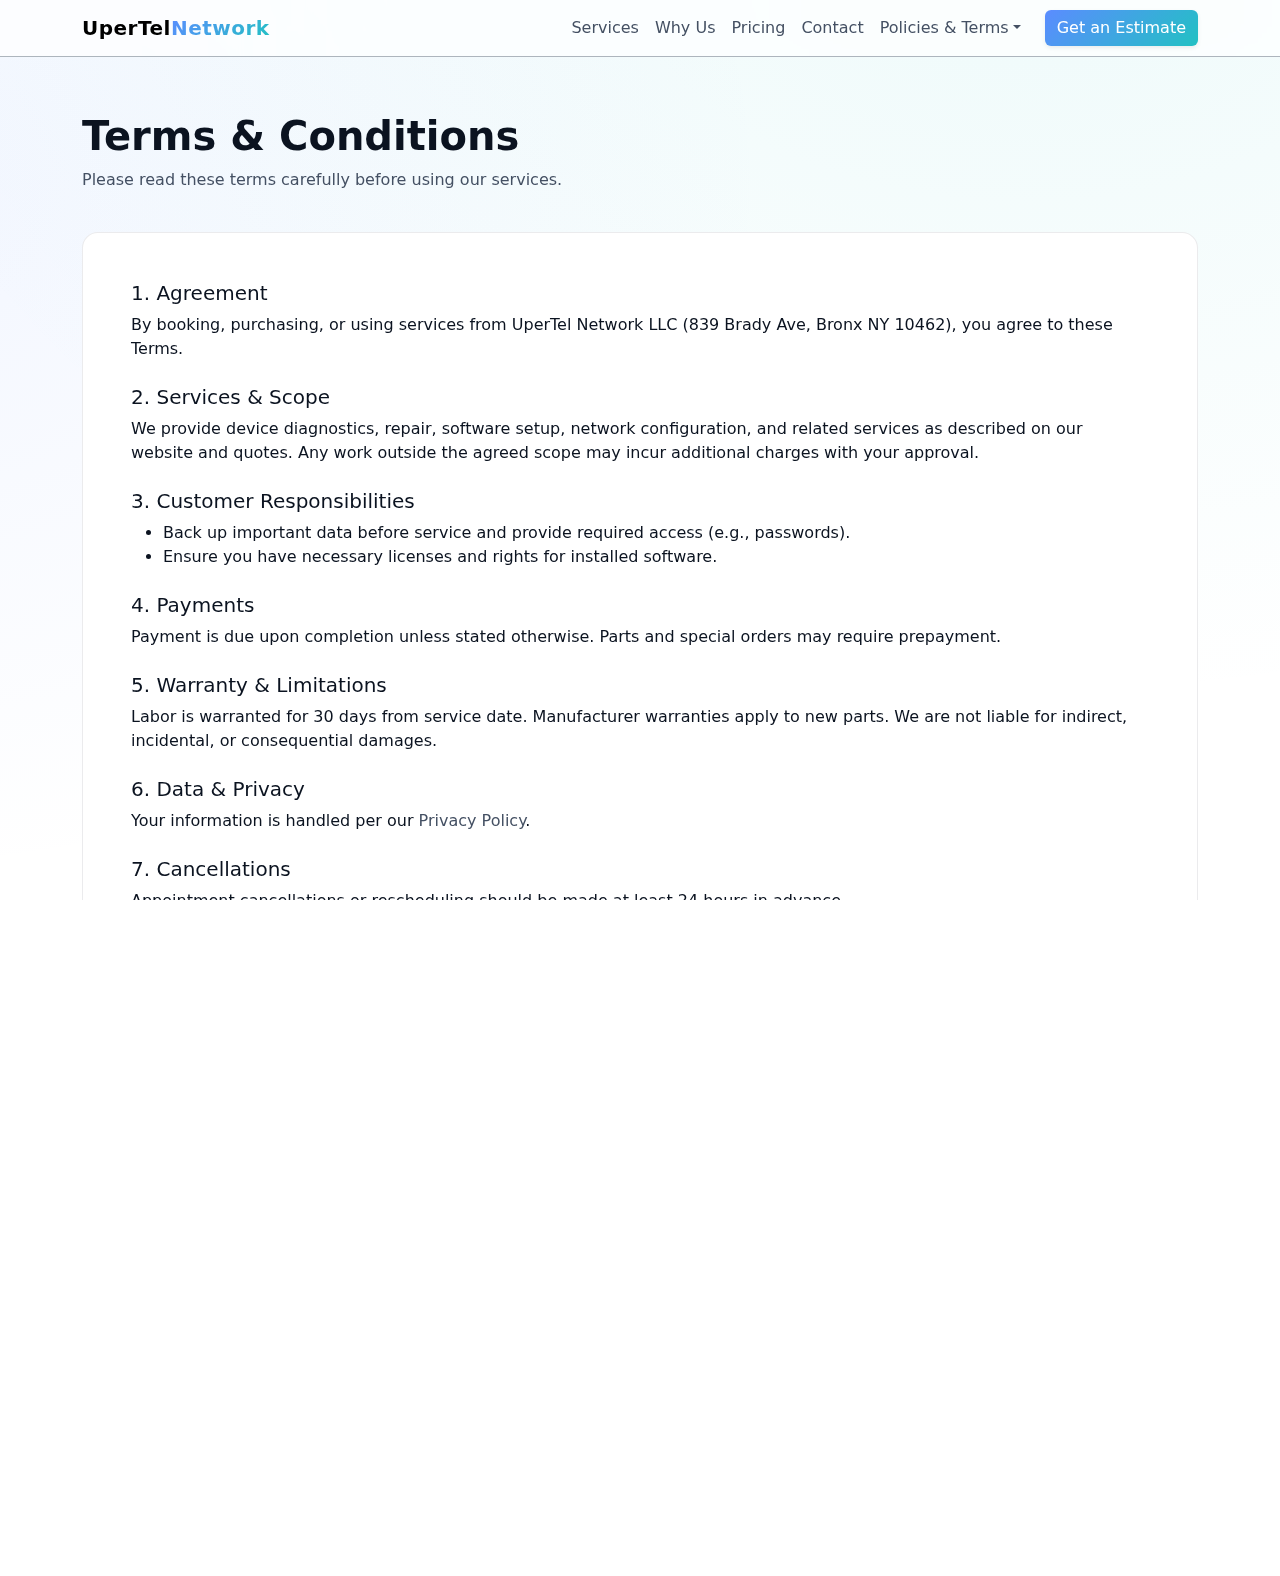
<file: terms.html>
<!doctype html>
<html lang="en">
  <head>
    <meta charset="utf-8">
    <meta name="viewport" content="width=device-width, initial-scale=1">
    <title>Terms & Conditions — UperTel Network LLC</title>
    <meta name="description" content="Terms and Conditions for using UperTel Network LLC services and website.">
    <link rel="canonical" href="https://www.example.com/terms.html">
    <meta name="robots" content="index, follow">
    <meta property="og:title" content="Terms & Conditions — UperTel Network LLC">
    <meta property="og:description" content="Service terms, acceptable use, warranties, and limitations.">
    <meta property="og:type" content="website">
    <meta property="og:url" content="https://www.example.com/terms.html">
    <meta property="og:image" content="/assets/og-image.jpg">
    <link href="https://cdn.jsdelivr.net/npm/bootstrap@5.3.3/dist/css/bootstrap.min.css" rel="stylesheet">
    <link href="https://cdn.jsdelivr.net/npm/bootstrap-icons@1.11.3/font/bootstrap-icons.css" rel="stylesheet">
    <link href="./assets/css/styles.css" rel="stylesheet">
  </head>
  <body class="bg-body">
    <nav id="mainNav" class="navbar navbar-expand-lg navbar-light fixed-top bg-glass border-bottom border-dark-subtle">
      <div class="container">
        <a class="navbar-brand fw-bold letter-space-1" href="index.html">UperTel<span class="text-gradient">Network</span></a>
        <button class="navbar-toggler" type="button" data-bs-toggle="collapse" data-bs-target="#navbarSupportedContent"><span class="navbar-toggler-icon"></span></button>
        <div class="collapse navbar-collapse" id="navbarSupportedContent">
          <ul class="navbar-nav ms-auto mb-2 mb-lg-0">
            <li class="nav-item"><a class="nav-link" href="services.html">Services</a></li>
            <li class="nav-item"><a class="nav-link" href="why-us.html">Why Us</a></li>
            <li class="nav-item"><a class="nav-link" href="pricing.html">Pricing</a></li>
            <li class="nav-item"><a class="nav-link" href="contact.html">Contact</a></li>
            <li class="nav-item dropdown">
              <a class="nav-link dropdown-toggle" href="#" id="policiesDropdown" role="button" data-bs-toggle="dropdown" aria-expanded="false">Policies & Terms</a>
              <ul class="dropdown-menu dropdown-menu-end" aria-labelledby="policiesDropdown">
                <li><a class="dropdown-item" href="policies.html">Overview</a></li>
                <li><a class="dropdown-item" href="privacy.html">Privacy Policy</a></li>
                <li><a class="dropdown-item" href="refund.html">Return & Refund Policy</a></li>
                <li><a class="dropdown-item" href="terms.html">Terms & Conditions</a></li>
              </ul>
            </li>
            <li class="nav-item d-lg-none mt-2">
              <a class="btn btn-primary btn-gradient w-100" href="tel:+16462223965">Get an Estimate</a>
            </li>
          </ul>
          <div class="d-none d-lg-flex ms-lg-3">
            <a class="btn btn-primary btn-gradient shadow-sm" href="tel:+16462223965">Get an Estimate</a>
          </div>
        </div>
      </div>
    </nav>

    <header class="pt-7 pb-4">
      <div class="container">
        <h1 class="fw-extrabold mb-2">Terms & Conditions</h1>
        <p class="text-secondary">Please read these terms carefully before using our services.</p>
      </div>
    </header>

    <main class="section-padding pt-0">
      <div class="container">
        <div class="bg-surface rounded-4 p-4 p-md-5">
          <h2 class="h5">1. Agreement</h2>
          <p>By booking, purchasing, or using services from UperTel Network LLC (839 Brady Ave, Bronx NY 10462), you agree to these Terms.</p>
          <h2 class="h5 mt-4">2. Services & Scope</h2>
          <p>We provide device diagnostics, repair, software setup, network configuration, and related services as described on our website and quotes. Any work outside the agreed scope may incur additional charges with your approval.</p>
          <h2 class="h5 mt-4">3. Customer Responsibilities</h2>
          <ul>
            <li>Back up important data before service and provide required access (e.g., passwords).</li>
            <li>Ensure you have necessary licenses and rights for installed software.</li>
          </ul>
          <h2 class="h5 mt-4">4. Payments</h2>
          <p>Payment is due upon completion unless stated otherwise. Parts and special orders may require prepayment.</p>
          <h2 class="h5 mt-4">5. Warranty & Limitations</h2>
          <p>Labor is warranted for 30 days from service date. Manufacturer warranties apply to new parts. We are not liable for indirect, incidental, or consequential damages.</p>
          <h2 class="h5 mt-4">6. Data & Privacy</h2>
          <p>Your information is handled per our <a class="link-underline" href="privacy.html">Privacy Policy</a>.</p>
          <h2 class="h5 mt-4">7. Cancellations</h2>
          <p>Appointment cancellations or rescheduling should be made at least 24 hours in advance.</p>
          <h2 class="h5 mt-4">8. Governing Law</h2>
          <p>These Terms are governed by the laws of the State of New York, without regard to conflict of laws principles.</p>
          <h2 class="h5 mt-4">9. Contact</h2>
          <p>UperTel Network LLC · +1 (646) 222-3965 · 839 Brady Ave, Bronx NY 10462</p>
        </div>
      </div>
    </main>

    <footer class="border-top border-dark-subtle mt-5 py-5">
      <div class="container small">
        <div class="row g-4">
          <div class="col-12 col-md-6 col-lg-3">
            <h5 class="fw-bold">UperTel Network LLC</h5>
            <p class="text-secondary">Modern, hassle-free tech support for homes and small businesses.</p>
          </div>
          <div class="col-6 col-lg-2">
            <h6 class="text-secondary">Company</h6>
            <ul class="list-unstyled d-grid gap-2">
              <li><a class="link-underline" href="services.html">Services</a></li>
              <li><a class="link-underline" href="why-us.html">About</a></li>
              <li><a class="link-underline" href="pricing.html">Pricing</a></li>
              <li><a class="link-underline" href="contact.html">Contact</a></li>
            </ul>
          </div>
          <div class="col-6 col-lg-3">
            <h6 class="text-secondary">Policies & Terms</h6>
            <ul class="list-unstyled d-grid gap-2">
              <li><a class="link-underline" href="privacy.html">Privacy Policy</a></li>
              <li><a class="link-underline" href="refund.html">Return & Refund Policy</a></li>
              <li><a class="link-underline" href="terms.html">Terms & Conditions</a></li>
            </ul>
          </div>
          <div class="col-12 col-lg-4">
            <h6 class="text-secondary">Subscribe to our newsletter</h6>
            <form class="d-flex gap-2 mt-2">
              <input type="email" class="form-control bg-input" placeholder="Email address">
              <button class="btn btn-primary btn-gradient" type="button">Submit</button>
            </form>
          </div>
        </div>
        <div class="d-flex flex-wrap justify-content-between align-items-center mt-4 pt-4 border-top border-dark-subtle">
          <div class="text-secondary">© <span id="year"></span> UperTel Network LLC. All rights reserved.</div>
          <div class="d-flex gap-3">
            <a class="text-secondary hover-text" href="#"><i class="bi bi-twitter-x"></i></a>
            <a class="text-secondary hover-text" href="#"><i class="bi bi-linkedin"></i></a>
            <a class="text-secondary hover-text" href="#"><i class="bi bi-facebook"></i></a>
          </div>
        </div>
      </div>
    </footer>

    <script src="https://cdn.jsdelivr.net/npm/bootstrap@5.3.3/dist/js/bootstrap.bundle.min.js"></script>
    <script src="./assets/js/main.js"></script>
  </body>
  </html>
</file>
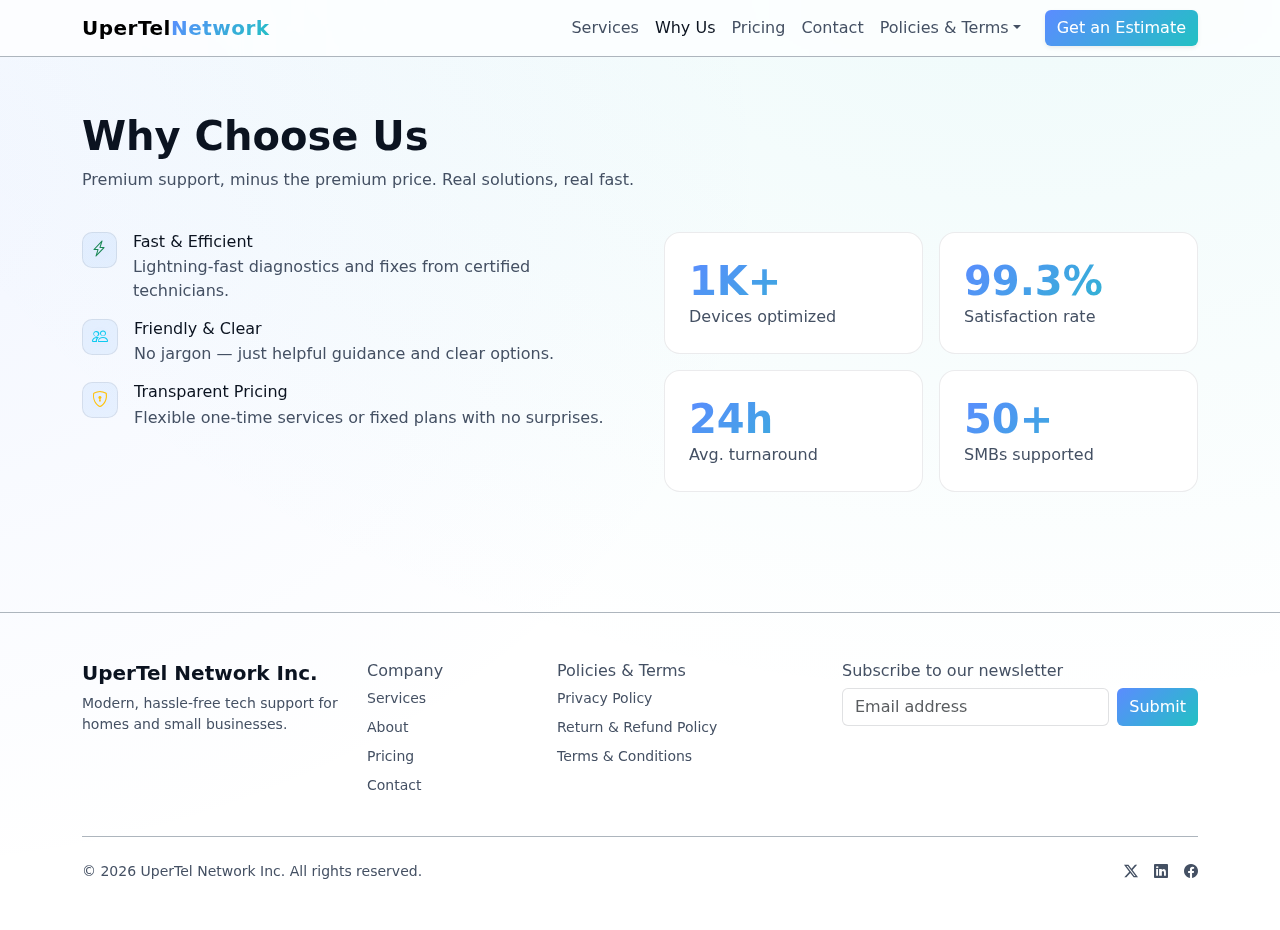
<file: why-us.html>
<!doctype html>
<html lang="en">
  <head>
    <meta charset="utf-8">
    <meta name="viewport" content="width=device-width, initial-scale=1">
    <title>Why Choose Us — UperTel Network Inc.</title>
    <meta name="description" content="Premium, human-centered support that makes technology simple and reliable for homes and small businesses.">
    <link rel="canonical" href="https://www.example.com/why-us.html">
    <meta name="robots" content="index, follow">
    <meta property="og:title" content="Why Choose Us — UperTel Network Inc.">
    <meta property="og:description" content="Fast, friendly, and transparent tech support for homes and small businesses.">
    <meta property="og:type" content="website">
    <meta property="og:url" content="https://www.example.com/why-us.html">
    <meta property="og:image" content="/assets/og-image.jpg">
    <link href="https://cdn.jsdelivr.net/npm/bootstrap@5.3.3/dist/css/bootstrap.min.css" rel="stylesheet">
    <link href="https://cdn.jsdelivr.net/npm/bootstrap-icons@1.11.3/font/bootstrap-icons.css" rel="stylesheet">
    <link href="https://cdn.jsdelivr.net/npm/aos@2.3.4/dist/aos.css" rel="stylesheet">
    <link href="./assets/css/styles.css" rel="stylesheet">
  </head>
  <body class="bg-body">
    <nav id="mainNav" class="navbar navbar-expand-lg navbar-light fixed-top bg-glass border-bottom border-dark-subtle">
      <div class="container">
        <a class="navbar-brand fw-bold letter-space-1" href="index.html">UperTel<span class="text-gradient">Network</span></a>
        <button class="navbar-toggler" type="button" data-bs-toggle="collapse" data-bs-target="#navbarSupportedContent"><span class="navbar-toggler-icon"></span></button>
        <div class="collapse navbar-collapse" id="navbarSupportedContent">
          <ul class="navbar-nav ms-auto mb-2 mb-lg-0">
            <li class="nav-item"><a class="nav-link" href="services.html">Services</a></li>
            <li class="nav-item"><a class="nav-link active" href="why-us.html">Why Us</a></li>
            <li class="nav-item"><a class="nav-link" href="pricing.html">Pricing</a></li>
            <li class="nav-item"><a class="nav-link" href="contact.html">Contact</a></li>
            <li class="nav-item dropdown">
              <a class="nav-link dropdown-toggle" href="#" id="policiesDropdown" role="button" data-bs-toggle="dropdown" aria-expanded="false">Policies & Terms</a>
              <ul class="dropdown-menu dropdown-menu-end" aria-labelledby="policiesDropdown">
                <li><a class="dropdown-item" href="policies.html">Overview</a></li>
                <li><a class="dropdown-item" href="privacy.html">Privacy Policy</a></li>
                <li><a class="dropdown-item" href="refund.html">Return & Refund Policy</a></li>
                <li><a class="dropdown-item" href="terms.html">Terms & Conditions</a></li>
              </ul>
            </li>
            <li class="nav-item d-lg-none mt-2">
              <a class="btn btn-primary btn-gradient w-100" href="tel:+16462223965">Get an Estimate</a>
            </li>
          </ul>
          <div class="d-none d-lg-flex ms-lg-3">
            <a class="btn btn-primary btn-gradient shadow-sm" href="tel:+16462223965">Get an Estimate</a>
          </div>
        </div>
      </div>
    </nav>

    <header class="pt-7 pb-4">
      <div class="container">
        <h1 class="fw-extrabold mb-2">Why Choose Us</h1>
        <p class="text-secondary">Premium support, minus the premium price. Real solutions, real fast.</p>
      </div>
    </header>

    <main class="section-padding pt-0">
      <div class="container">
        <div class="row align-items-start g-5">
          <div class="col-12 col-lg-6" data-aos="fade-up">
            <div class="d-grid gap-3">
              <div class="feature d-flex gap-3 align-items-start">
                <div class="feature-icon bg-glow text-success"><i class="bi bi-lightning-charge"></i></div>
                <div>
                  <h2 class="h6 mb-1">Fast & Efficient</h2>
                  <p class="mb-0 text-secondary">Lightning-fast diagnostics and fixes from certified technicians.</p>
                </div>
              </div>
              <div class="feature d-flex gap-3 align-items-start">
                <div class="feature-icon bg-glow text-info"><i class="bi bi-people"></i></div>
                <div>
                  <h2 class="h6 mb-1">Friendly & Clear</h2>
                  <p class="mb-0 text-secondary">No jargon — just helpful guidance and clear options.</p>
                </div>
              </div>
              <div class="feature d-flex gap-3 align-items-start">
                <div class="feature-icon bg-glow text-warning"><i class="bi bi-shield-lock"></i></div>
                <div>
                  <h2 class="h6 mb-1">Transparent Pricing</h2>
                  <p class="mb-0 text-secondary">Flexible one-time services or fixed plans with no surprises.</p>
                </div>
              </div>
            </div>
          </div>
          <div class="col-12 col-lg-6" data-aos="fade-left">
            <div class="stats-grid">
              <div class="stat bg-surface rounded-4 p-4">
                <div class="display-6 fw-extrabold text-gradient">1K+</div>
                <div class="text-secondary">Devices optimized</div>
              </div>
              <div class="stat bg-surface rounded-4 p-4">
                <div class="display-6 fw-extrabold text-gradient">99.3%</div>
                <div class="text-secondary">Satisfaction rate</div>
              </div>
              <div class="stat bg-surface rounded-4 p-4">
                <div class="display-6 fw-extrabold text-gradient">24h</div>
                <div class="text-secondary">Avg. turnaround</div>
              </div>
              <div class="stat bg-surface rounded-4 p-4">
                <div class="display-6 fw-extrabold text-gradient">50+</div>
                <div class="text-secondary">SMBs supported</div>
              </div>
            </div>
          </div>
        </div>
      </div>
    </main>

    <!-- Footer -->
    <footer class="border-top border-dark-subtle mt-5 py-5">
      <div class="container small">
        <div class="row g-4">
          <div class="col-12 col-md-6 col-lg-3">
            <h5 class="fw-bold">UperTel Network Inc.</h5>
            <p class="text-secondary">Modern, hassle-free tech support for homes and small businesses.</p>
          </div>
          <div class="col-6 col-lg-2">
            <h6 class="text-secondary">Company</h6>
            <ul class="list-unstyled d-grid gap-2">
              <li><a class="link-underline" href="services.html">Services</a></li>
              <li><a class="link-underline" href="why-us.html">About</a></li>
              <li><a class="link-underline" href="pricing.html">Pricing</a></li>
              <li><a class="link-underline" href="contact.html">Contact</a></li>
            </ul>
          </div>
          <div class="col-6 col-lg-3">
            <h6 class="text-secondary">Policies & Terms</h6>
            <ul class="list-unstyled d-grid gap-2">
              <li><a class="link-underline" href="privacy.html">Privacy Policy</a></li>
              <li><a class="link-underline" href="refund.html">Return & Refund Policy</a></li>
              <li><a class="link-underline" href="terms.html">Terms & Conditions</a></li>
            </ul>
          </div>
          <div class="col-12 col-lg-4">
            <h6 class="text-secondary">Subscribe to our newsletter</h6>
            <form class="d-flex gap-2 mt-2">
              <input type="email" class="form-control bg-input" placeholder="Email address">
              <button class="btn btn-primary btn-gradient" type="button">Submit</button>
            </form>
          </div>
        </div>
        <div class="d-flex flex-wrap justify-content-between align-items-center mt-4 pt-4 border-top border-dark-subtle">
        <div class="text-secondary">© <span id="year"></span> UperTel Network Inc. All rights reserved.</div>
          <div class="d-flex gap-3">
            <a class="text-secondary hover-text" href="#"><i class="bi bi-twitter-x"></i></a>
            <a class="text-secondary hover-text" href="#"><i class="bi bi-linkedin"></i></a>
            <a class="text-secondary hover-text" href="#"><i class="bi bi-facebook"></i></a>
          </div>
        </div>
      </div>
    </footer>

    <script src="https://cdn.jsdelivr.net/npm/bootstrap@5.3.3/dist/js/bootstrap.bundle.min.js"></script>
    <script src="https://cdn.jsdelivr.net/npm/aos@2.3.4/dist/aos.js"></script>
    <script src="./assets/js/main.js"></script>
    <script type="application/ld+json">
    {
      "@context": "https://schema.org",
      "@type": "Organization",
      "name": "UperTel Network Inc.",
      "url": "https://www.example.com/",
      "logo": "/assets/og-image.jpg",
      "contactPoint": {
        "@type": "ContactPoint",
        "telephone": "+1-646-222-3965",
        "contactType": "customer service"
      }
    }
    </script>
  </body>
  </html>
</file>
<file: assets/css/styles.css>
/* Base: Dark theme tokens */
:root {
  /* Light theme palette */
  --bg-900: #ffffff;
  --bg-800: #f8fafc;
  --bg-700: #eef2f7;
  --text-100: #0b1320;
  --text-200: #445063;
  --primary-500: #0d6efd; /* Bootstrap primary */
  --primary-600: #0b5ed7;
  --accent-start: #5b8cff;
  --accent-end: #22c1c3;
  --success-500: #198754;
  --warning-500: #f59f00;
  --info-500: #0dcaf0;
}

html, body { height: 100%; }
html { overflow-x: hidden; }
body { overflow-x: hidden; }
body.bg-body {
  background-color: var(--bg-800);
  background-image: radial-gradient(1200px 800px at 80% -10%, rgba(34,193,195,0.08), transparent),
                    radial-gradient(900px 700px at -10% 20%, rgba(91,140,255,0.08), transparent);
  color: var(--text-100);
  font-family: 'Inter', system-ui, -apple-system, Segoe UI, Roboto, Helvetica, Arial, sans-serif;
}

.text-secondary { color: var(--text-200) !important; }
.fw-extrabold { font-weight: 800; }
.letter-space-1 { letter-spacing: 0.5px; }

/* Links */
.link-underline {
  color: var(--text-200);
  text-decoration: none;
  border-bottom: 1px dashed rgba(255,255,255,0.25);
}
.link-underline:hover { color: var(--text-100); border-bottom-style: solid; }

/* Navbar */
.bg-glass {
  background: rgba(255, 255, 255, 0.75) !important;
  backdrop-filter: saturate(140%) blur(10px);
}
.navbar .nav-link { color: var(--text-200) !important; }
.navbar .nav-link.active, .navbar .nav-link:hover { color: var(--text-100) !important; }
.navbar.navbar-scrolled { box-shadow: 0 8px 24px rgba(2, 6, 23, 0.08); }

/* Buttons */
.btn-gradient {
  background-image: linear-gradient(135deg, var(--accent-start), var(--accent-end));
  border: 0;
  color: #ffffff;
}
.btn-gradient:hover { filter: brightness(1.05); }

/* Inputs */
.bg-input { background: #ffffff; color: var(--text-100); border-color: rgba(2,6,23,0.12); }
.bg-input:focus { background: #ffffff; color: var(--text-100); border-color: var(--primary-600); box-shadow: 0 0 0 0.25rem rgba(13,110,253,0.25); }

/* Hero */
.pt-7 { padding-top: 7rem; }
.hero-section { padding-bottom: 4rem; }
.hero-card { box-shadow: 0 20px 80px rgba(2,6,23,0.08); }
.shape-blur {
  position: absolute; inset: -10% -20% auto auto; height: 420px; width: 420px;
  background: radial-gradient(circle at 30% 30%, rgba(124,92,255,0.25), transparent 60%),
              radial-gradient(circle at 70% 70%, rgba(0,229,255,0.25), transparent 60%);
  filter: blur(60px); opacity: 0.6; pointer-events: none;
}

.text-gradient {
  /* Fallback color if background-clip not supported */
  color: var(--primary-600);
  background: linear-gradient(135deg, var(--accent-start), var(--accent-end));
  -webkit-background-clip: text; background-clip: text; color: transparent;
  -webkit-text-fill-color: transparent;
}

/* Sections */
.section-padding { padding: 4.5rem 0; }
.bg-surface { background: #ffffff; border: 1px solid rgba(2,6,23,0.08); }

.card-hover { transition: transform .25s ease, box-shadow .25s ease, border-color .25s; }
.card-hover:hover { transform: translateY(-4px); box-shadow: 0 16px 48px rgba(2,6,23,0.12); border-color: rgba(2,6,23,0.16); }

.icon-box { width: 48px; height: 48px; display: grid; place-items: center; border-radius: 12px; font-size: 1.2rem; }

.bg-outline { color: var(--text-200); border: 1px solid rgba(2,6,23,0.16); background: rgba(2,6,23,0.02); }

/* Features */
.feature-icon { width: 36px; height: 36px; display: grid; place-items: center; border-radius: 10px; font-size: 1rem; }
.bg-glow { background: radial-gradient(100px 100px at center, rgba(13,110,253,0.08), rgba(34,193,195,0.06)); border: 1px solid rgba(2,6,23,0.08); }

/* Stats grid */
.stats-grid { display: grid; grid-template-columns: repeat(2, 1fr); gap: 1rem; }
.stat { border: 1px solid rgba(2,6,23,0.08); }

/* Pricing */
.badge-floating { position: absolute; top: -10px; right: -10px; padding: .35rem .6rem; border-radius: 999px; box-shadow: 0 10px 30px rgba(2,6,23,0.15); }

/* Map */
.map-embed { border: 1px solid rgba(2,6,23,0.08); }

/* Back to top */
.back-to-top { position: fixed; right: 1rem; bottom: 1rem; opacity: 0; visibility: hidden; transform: translateY(10px); transition: all .2s ease; z-index: 1030; }
.back-to-top.show { opacity: 1; visibility: visible; transform: translateY(0); }

/* Hover states */
.hover-text:hover { color: var(--text-100) !important; }

/* Small tweaks */
.stretched-link { position: relative; }
.link-underline { transition: color .15s ease, border-color .15s ease; }

/* Ensure content is visible if AOS fails to load */
[data-aos] { opacity: 1 !important; transform: none !important; }

/* Responsive */
@media (max-width: 991.98px) {
  .pt-7 { padding-top: 6rem; }
  .section-padding { padding: 3.5rem 0; }
}

@media (max-width: 575.98px) {
  .stats-grid { grid-template-columns: 1fr; }
}
</file>
